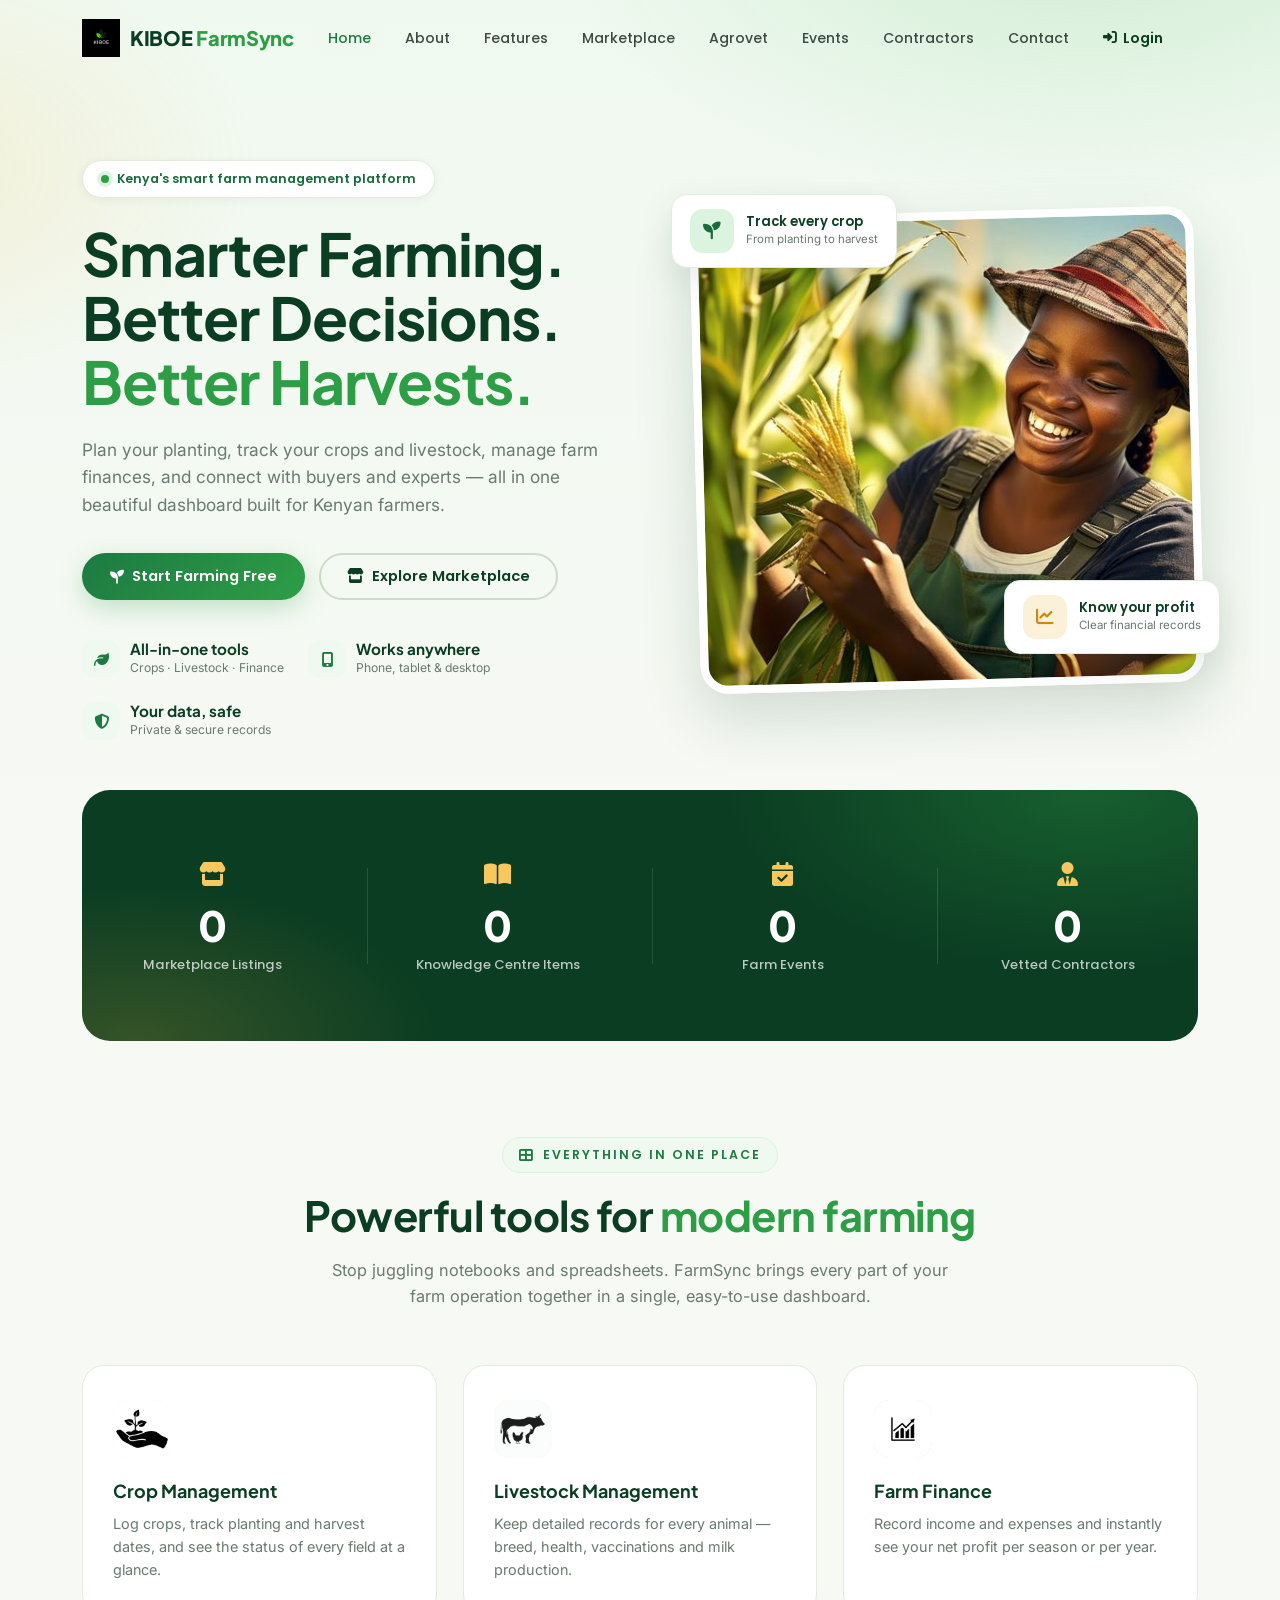
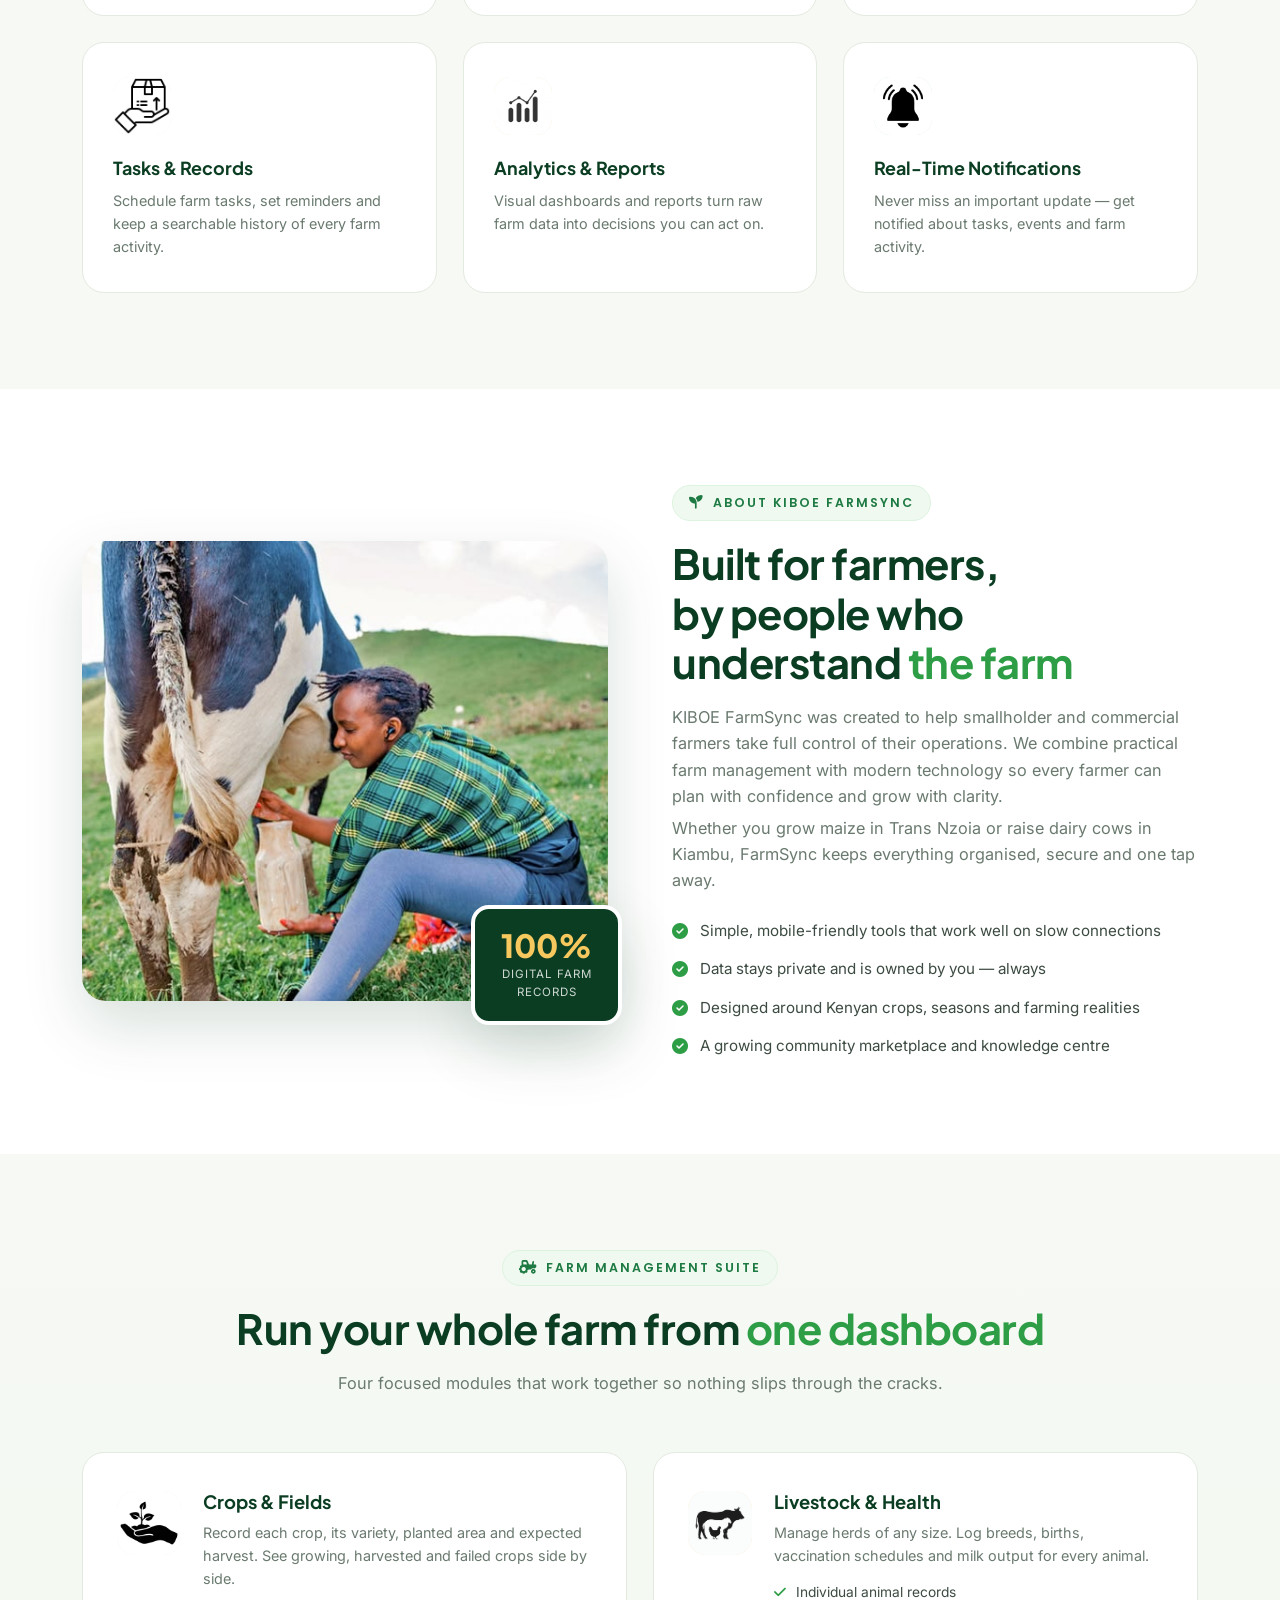
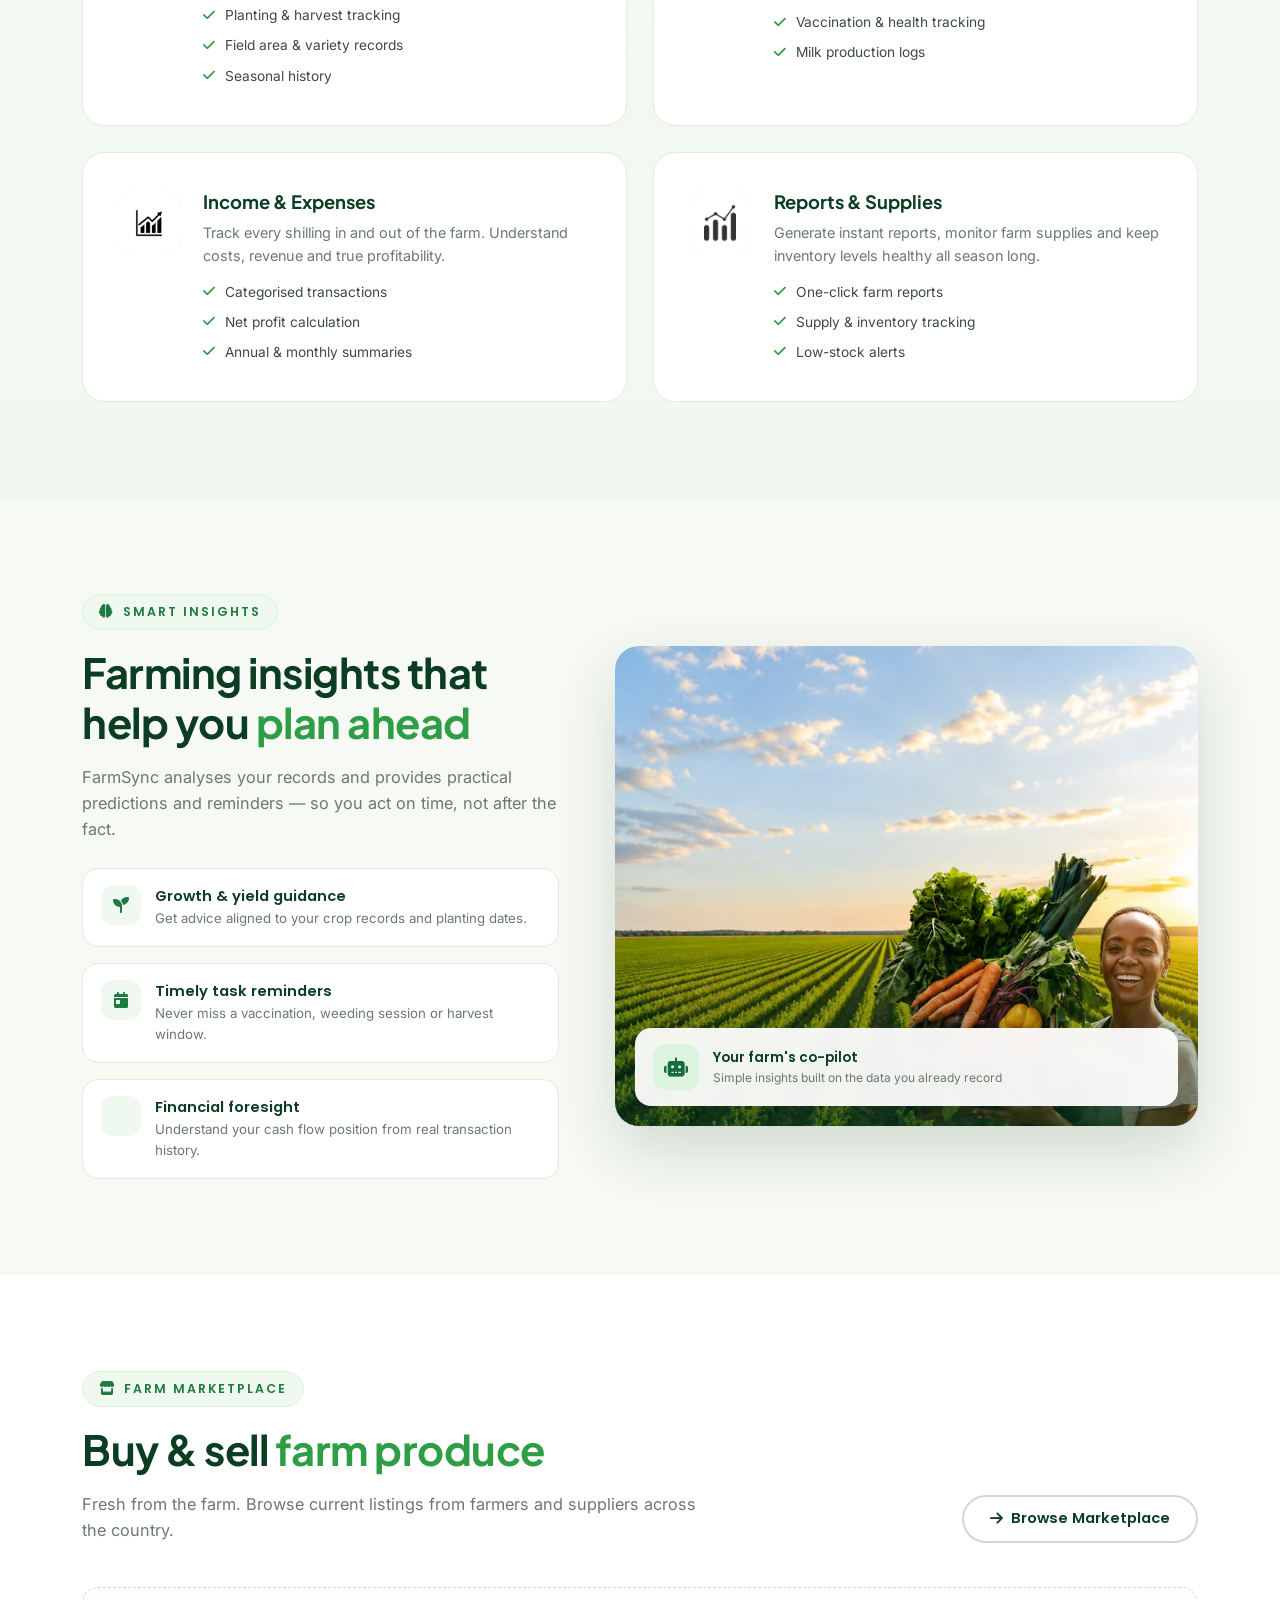
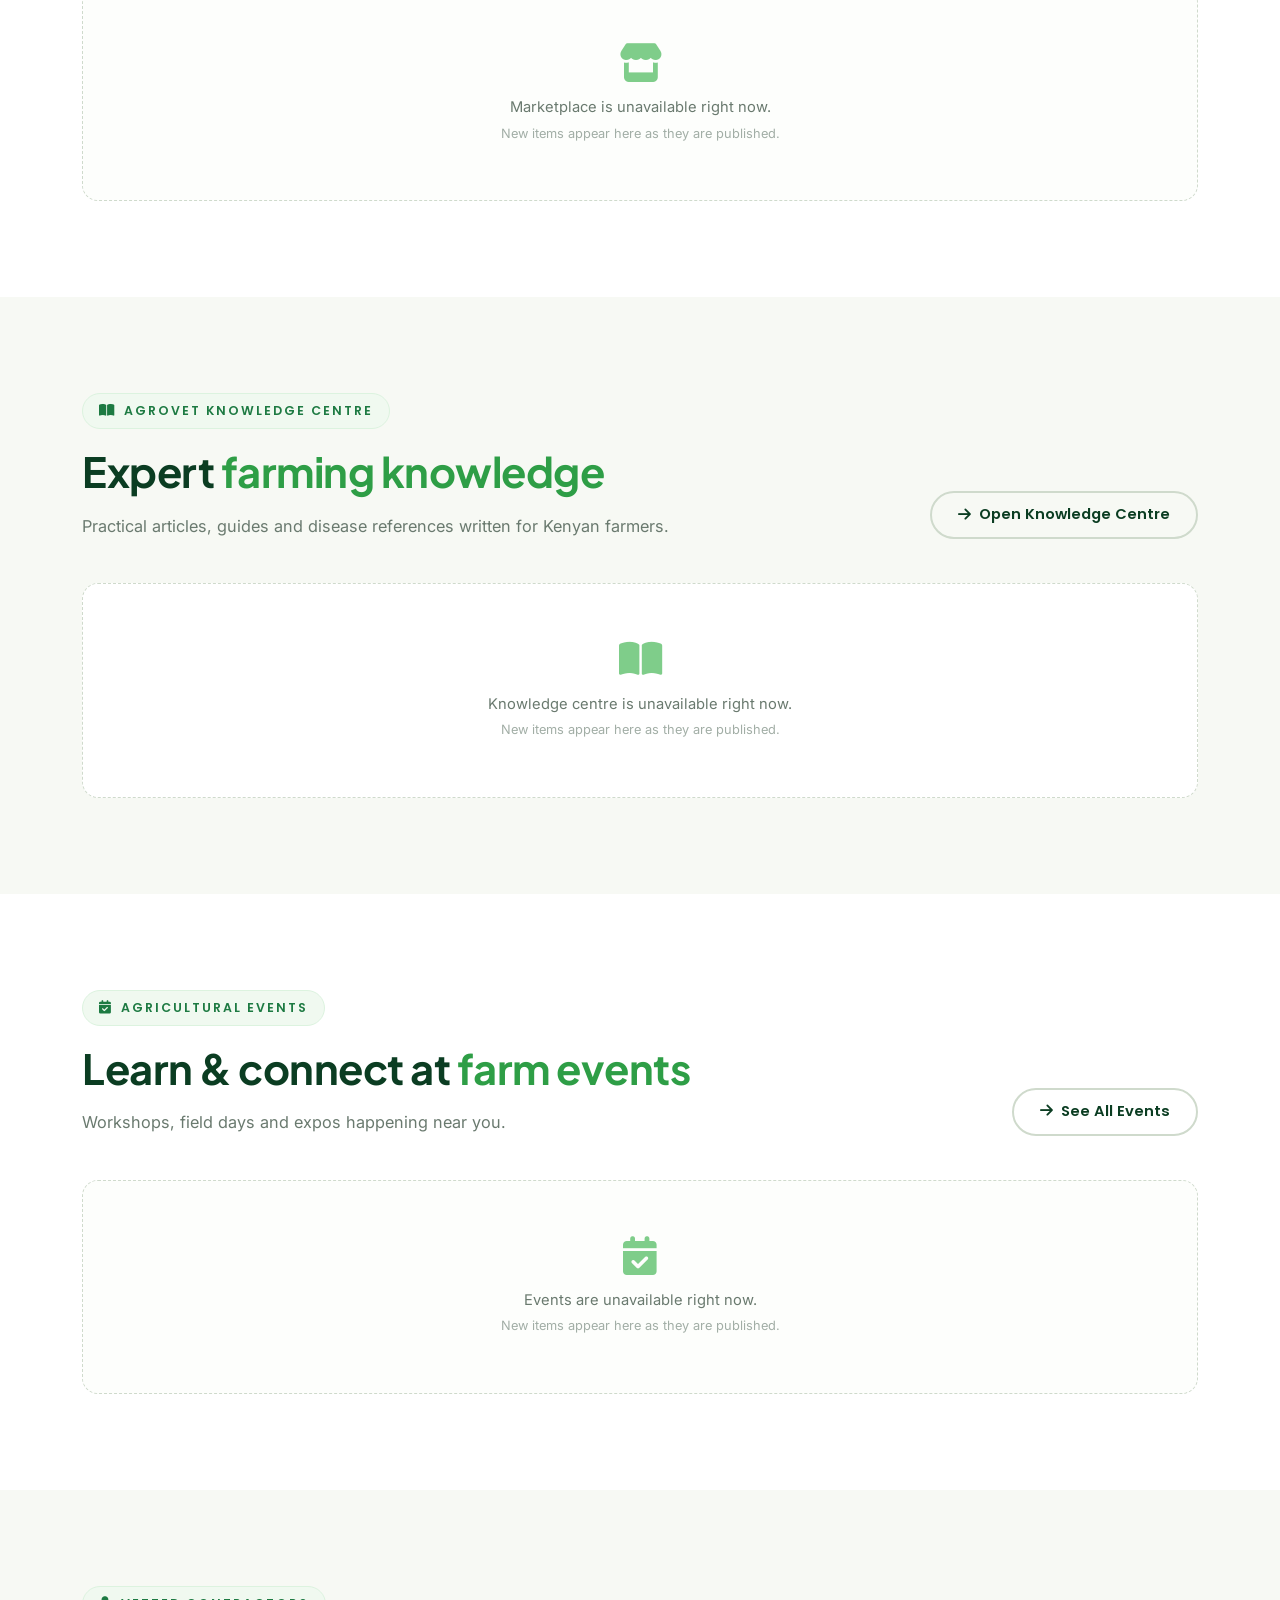
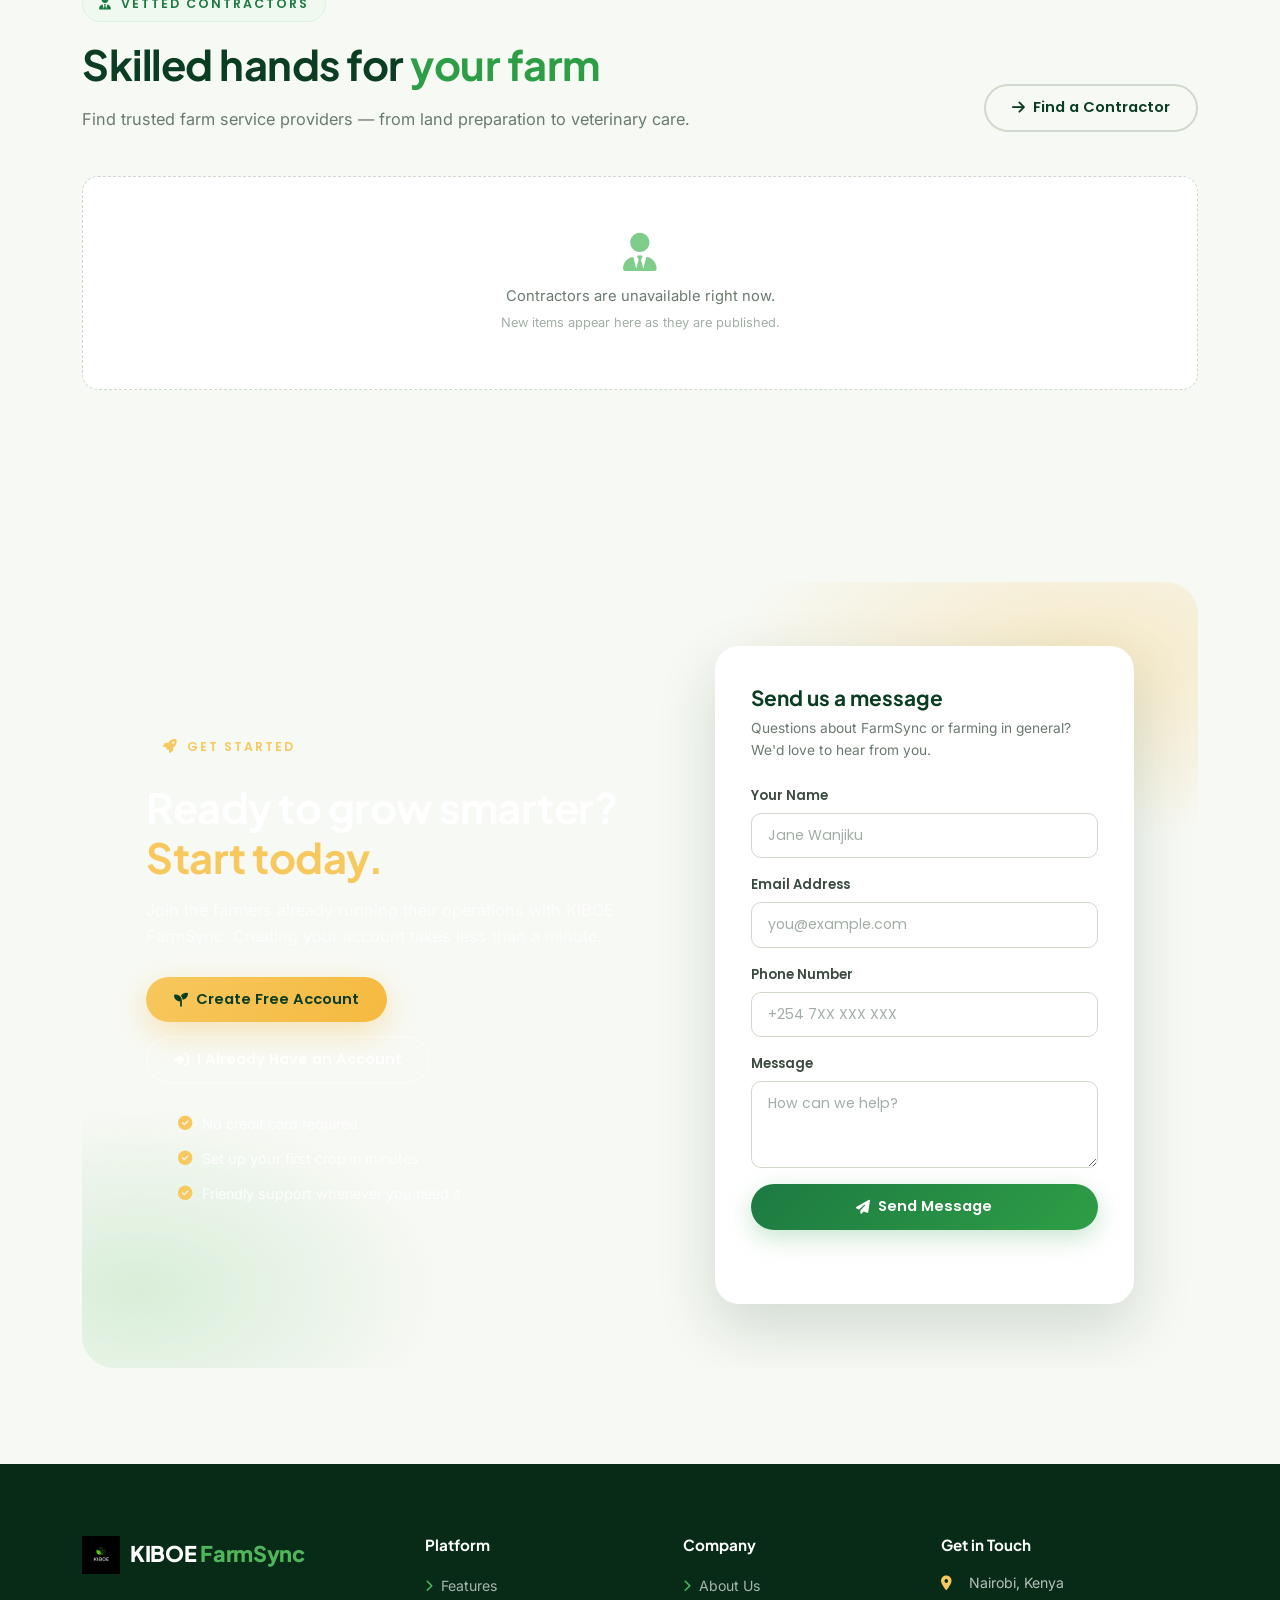
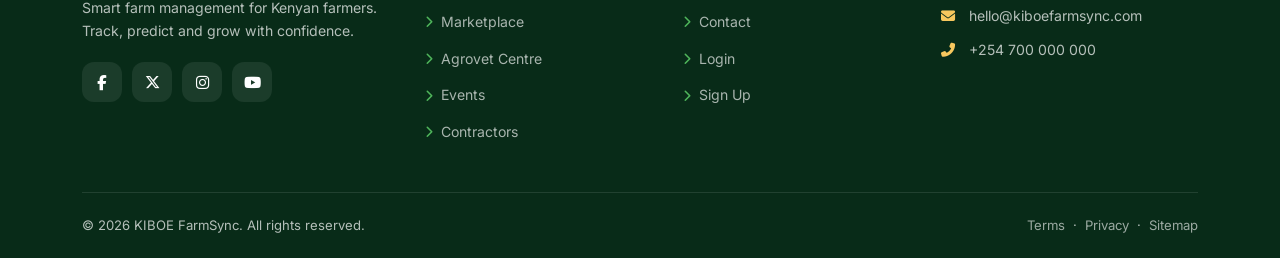
<file: frontend/index.html>
<!DOCTYPE html>
<html lang="en">
<head>
  <meta charset="UTF-8">
  <meta name="viewport" content="width=device-width, initial-scale=1.0">
  <title>KIBOE FarmSync — Smarter Farming. Better Decisions. Better Harvests.</title>
  <meta name="description" content="KIBOE FarmSync is Kenya's smart farm management platform. Manage crops, livestock, finances and operations — plus a marketplace, agrovet knowledge centre, events and vetted contractors.">
  <meta name="keywords" content="farm management, agriculture Kenya, smart farming, crop tracking, livestock, agrovet, farm marketplace, farmSync">
  <script async src="https://www.googletagmanager.com/gtag/js?id=G-C2W5HDQJ5H"></script>
  <script>window.dataLayer=window.dataLayer||[];function gtag(){dataLayer.push(arguments);}gtag('js',new Date());gtag('config','G-C2W5HDQJ5H');</script>
  <link rel="preconnect" href="https://fonts.googleapis.com">
  <link rel="preconnect" href="https://fonts.gstatic.com" crossorigin>
  <link href="https://fonts.googleapis.com/css2?family=Inter:wght@400;500;600;700&family=Plus+Jakarta+Sans:wght@600;700;800&family=Poppins:wght@400;500;600;700&display=swap" rel="stylesheet">
  <link href="https://cdn.jsdelivr.net/npm/bootstrap@5.3.2/dist/css/bootstrap.min.css" rel="stylesheet">
  <link href="https://cdnjs.cloudflare.com/ajax/libs/font-awesome/6.5.1/css/all.min.css" rel="stylesheet">
  <link href="assets/css/style.css" rel="stylesheet">
</head>
<body>

  <!-- ===== NAVBAR ===== -->
  <nav class="site-nav" id="siteNav">
    <div class="container">
      <div class="nav-inner">
        <a href="#home" class="brand">
          <img src="assets/images/logo.png" alt="KIBOE FarmSync">
          <span class="brand-text">KIBOE <span class="text-green">FarmSync</span></span>
        </a>
        <button class="nav-toggle" id="navToggle" aria-label="Toggle navigation"><i class="fas fa-bars"></i></button>
        <ul class="nav-links" id="navLinks">
          <li><a class="nav-link active" href="#home">Home</a></li>
          <li><a class="nav-link" href="#about">About</a></li>
          <li><a class="nav-link" href="#features">Features</a></li>
          <li><a class="nav-link" href="#marketplace">Marketplace</a></li>
          <li><a class="nav-link" href="#agrovet">Agrovet</a></li>
          <li><a class="nav-link" href="#events">Events</a></li>
          <li><a class="nav-link" href="#contractors">Contractors</a></li>
          <li><a class="nav-link" href="#contact">Contact</a></li>
          <li class="nav-actions">
            <a href="login.html" class="nav-link" id="navLogin"><i class="fas fa-sign-in-alt"></i> Login</a>
          </li>
        </ul>
        <div class="nav-menu-backdrop" id="navBackdrop"></div>
      </div>
    </div>
  </nav>

  <!-- ===== HERO ===== -->
  <header class="hero" id="home">
    <div class="container">
      <div class="hero-grid">
        <div class="hero-content">
          <span class="hero-badge"><span class="dot"></span> Kenya's smart farm management platform</span>
          <h1 class="hero-title">Smarter Farming.<br>Better Decisions.<span class="text-green"> Better Harvests.</span></h1>
          <p class="hero-sub">Plan your planting, track your crops and livestock, manage farm finances, and connect with buyers and experts — all in one beautiful dashboard built for Kenyan farmers.</p>
          <div class="hero-cta">
            <a href="register.html" class="btn-glow"><i class="fas fa-seedling"></i> Start Farming Free</a>
            <a href="#marketplace" class="btn-outline"><i class="fas fa-store"></i> Explore Marketplace</a>
          </div>
          <div class="hero-proof">
            <div class="hero-proof-item">
              <i class="fas fa-leaf"></i>
              <div><div class="hp-t">All-in-one tools</div><div class="hp-s">Crops · Livestock · Finance</div></div>
            </div>
            <div class="hero-proof-item">
              <i class="fas fa-mobile-alt"></i>
              <div><div class="hp-t">Works anywhere</div><div class="hp-s">Phone, tablet &amp; desktop</div></div>
            </div>
            <div class="hero-proof-item">
              <i class="fas fa-shield-alt"></i>
              <div><div class="hp-t">Your data, safe</div><div class="hp-s">Private &amp; secure records</div></div>
            </div>
          </div>
        </div>
        <div class="hero-visual">
          <div class="hero-img-wrap">
            <img src="assets/images/Hero%201.1.jpg" alt="Lush green farm under a clear sky" loading="eager">
          </div>
          <div class="hero-float-card fc-1">
            <div class="fc-icon fc-green"><i class="fas fa-seedling"></i></div>
            <div><div class="fc-t">Track every crop</div><div class="fc-s">From planting to harvest</div></div>
          </div>
          <div class="hero-float-card fc-2">
            <div class="fc-icon fc-gold"><i class="fas fa-chart-line"></i></div>
            <div><div class="fc-t">Know your profit</div><div class="fc-s">Clear financial records</div></div>
          </div>
        </div>
      </div>
    </div>
    <div class="scroll-indicator" aria-hidden="true"></div>
  </header>

  <!-- ===== STATS (live database numbers) ===== -->
  <section class="container" style="margin-top: -46px; position: relative; z-index: 5;">
    <div class="stats-band">
      <div class="stats-grid">
        <div class="stat-card reveal">
          <div class="stat-icon"><i class="fas fa-store"></i></div>
          <div class="stat-number" id="statListings">0</div>
          <div class="stat-label">Marketplace Listings</div>
        </div>
        <div class="stat-card reveal reveal-delay-1">
          <div class="stat-icon"><i class="fas fa-book-open"></i></div>
          <div class="stat-number" id="statKnowledge">0</div>
          <div class="stat-label">Knowledge Centre Items</div>
        </div>
        <div class="stat-card reveal reveal-delay-2">
          <div class="stat-icon"><i class="fas fa-calendar-check"></i></div>
          <div class="stat-number" id="statEvents">0</div>
          <div class="stat-label">Farm Events</div>
        </div>
        <div class="stat-card reveal reveal-delay-3">
          <div class="stat-icon"><i class="fas fa-user-tie"></i></div>
          <div class="stat-number" id="statContractors">0</div>
          <div class="stat-label">Vetted Contractors</div>
        </div>
      </div>
    </div>
  </section>

  <!-- ===== FEATURE CARDS ===== -->
  <section class="section-padding" id="features">
    <div class="container">
      <div class="section-head reveal">
        <span class="section-eyebrow"><i class="fas fa-th-large"></i> Everything in one place</span>
        <h2 class="section-title">Powerful tools for <span class="text-green">modern farming</span></h2>
        <p class="section-desc">Stop juggling notebooks and spreadsheets. FarmSync brings every part of your farm operation together in a single, easy-to-use dashboard.</p>
      </div>
      <div class="features-grid">
        <div class="feature-card reveal">
          <div class="f-icon"><img src="assets/icons/crop.jpeg" alt="Crop"></div>
          <h3>Crop Management</h3>
          <p>Log crops, track planting and harvest dates, and see the status of every field at a glance.</p>
        </div>
        <div class="feature-card reveal reveal-delay-1">
          <div class="f-icon"><img src="assets/icons/livestock.jpeg" alt="Livestock"></div>
          <h3>Livestock Management</h3>
          <p>Keep detailed records for every animal — breed, health, vaccinations and milk production.</p>
        </div>
        <div class="feature-card reveal reveal-delay-2">
          <div class="f-icon"><img src="assets/icons/Finance.jpg" alt="Finance"></div>
          <h3>Farm Finance</h3>
          <p>Record income and expenses and instantly see your net profit per season or per year.</p>
        </div>
        <div class="feature-card reveal">
          <div class="f-icon"><img src="assets/icons/Tasks%26records.jpg" alt="Tasks"></div>
          <h3>Tasks &amp; Records</h3>
          <p>Schedule farm tasks, set reminders and keep a searchable history of every farm activity.</p>
        </div>
        <div class="feature-card reveal reveal-delay-1">
          <div class="f-icon"><img src="assets/icons/Analysis%20and%20reports.jpg" alt="Analytics"></div>
          <h3>Analytics &amp; Reports</h3>
          <p>Visual dashboards and reports turn raw farm data into decisions you can act on.</p>
        </div>
        <div class="feature-card reveal reveal-delay-2">
          <div class="f-icon"><img src="assets/icons/Notification.jpg" alt="Notifications"></div>
          <h3>Real-Time Notifications</h3>
          <p>Never miss an important update — get notified about tasks, events and farm activity.</p>
        </div>
      </div>
    </div>
  </section>

  <!-- ===== ABOUT ===== -->
  <section class="about section-padding" id="about">
    <div class="container">
      <div class="about-grid">
        <div class="about-visual reveal">
          <div class="about-img-main">
            <img src="assets/images/Hero%201.2.jpg" alt="Farmer reviewing crops in the field" loading="lazy">
          </div>
          <div class="about-exp">
            <div class="ae-n">100%</div>
            <div class="ae-l">Digital farm<br>records</div>
          </div>
        </div>
        <div class="about-content reveal">
          <span class="section-eyebrow"><i class="fas fa-seedling"></i> About KIBOE FarmSync</span>
          <h2 class="section-title">Built for farmers,<br>by people who understand <span class="text-green">the farm</span></h2>
          <p class="section-desc" style="margin-bottom: 6px;">KIBOE FarmSync was created to help smallholder and commercial farmers take full control of their operations. We combine practical farm management with modern technology so every farmer can plan with confidence and grow with clarity.</p>
          <p class="section-desc">Whether you grow maize in Trans Nzoia or raise dairy cows in Kiambu, FarmSync keeps everything organised, secure and one tap away.</p>
          <ul class="about-list">
            <li><i class="fas fa-check-circle"></i> Simple, mobile-friendly tools that work well on slow connections</li>
            <li><i class="fas fa-check-circle"></i> Data stays private and is owned by you — always</li>
            <li><i class="fas fa-check-circle"></i> Designed around Kenyan crops, seasons and farming realities</li>
            <li><i class="fas fa-check-circle"></i> A growing community marketplace and knowledge centre</li>
          </ul>
        </div>
      </div>
    </div>
  </section>

  <!-- ===== FARM MANAGEMENT FEATURES ===== -->
  <section class="fm-section section-padding">
    <div class="container">
      <div class="section-head reveal">
        <span class="section-eyebrow"><i class="fas fa-tractor"></i> Farm management suite</span>
        <h2 class="section-title">Run your whole farm from <span class="text-green">one dashboard</span></h2>
        <p class="section-desc">Four focused modules that work together so nothing slips through the cracks.</p>
      </div>
      <div class="fm-grid">
        <div class="fm-block reveal">
          <div class="fm-icon"><img src="assets/icons/crop.jpeg" alt="Crops"></div>
          <div>
            <h3>Crops &amp; Fields</h3>
            <p>Record each crop, its variety, planted area and expected harvest. See growing, harvested and failed crops side by side.</p>
            <ul class="fm-points">
              <li><i class="fas fa-check"></i> Planting &amp; harvest tracking</li>
              <li><i class="fas fa-check"></i> Field area &amp; variety records</li>
              <li><i class="fas fa-check"></i> Seasonal history</li>
            </ul>
          </div>
        </div>
        <div class="fm-block reveal reveal-delay-1">
          <div class="fm-icon"><img src="assets/icons/livestock.jpeg" alt="Livestock"></div>
          <div>
            <h3>Livestock &amp; Health</h3>
            <p>Manage herds of any size. Log breeds, births, vaccination schedules and milk output for every animal.</p>
            <ul class="fm-points">
              <li><i class="fas fa-check"></i> Individual animal records</li>
              <li><i class="fas fa-check"></i> Vaccination &amp; health tracking</li>
              <li><i class="fas fa-check"></i> Milk production logs</li>
            </ul>
          </div>
        </div>
        <div class="fm-block reveal">
          <div class="fm-icon"><img src="assets/icons/Finance.jpg" alt="Finance"></div>
          <div>
            <h3>Income &amp; Expenses</h3>
            <p>Track every shilling in and out of the farm. Understand costs, revenue and true profitability.</p>
            <ul class="fm-points">
              <li><i class="fas fa-check"></i> Categorised transactions</li>
              <li><i class="fas fa-check"></i> Net profit calculation</li>
              <li><i class="fas fa-check"></i> Annual &amp; monthly summaries</li>
            </ul>
          </div>
        </div>
        <div class="fm-block reveal reveal-delay-1">
          <div class="fm-icon"><img src="assets/icons/Analysis%20and%20reports.jpg" alt="Reports"></div>
          <div>
            <h3>Reports &amp; Supplies</h3>
            <p>Generate instant reports, monitor farm supplies and keep inventory levels healthy all season long.</p>
            <ul class="fm-points">
              <li><i class="fas fa-check"></i> One-click farm reports</li>
              <li><i class="fas fa-check"></i> Supply &amp; inventory tracking</li>
              <li><i class="fas fa-check"></i> Low-stock alerts</li>
            </ul>
          </div>
        </div>
      </div>
    </div>
  </section>

  <!-- ===== SMART & AI (Predictions) ===== -->
  <section class="section-padding" id="smart">
    <div class="container">
      <div class="ai-grid">
        <div class="ai-content reveal">
          <span class="section-eyebrow"><i class="fas fa-brain"></i> Smart insights</span>
          <h2 class="section-title">Farming insights that help you <span class="text-green">plan ahead</span></h2>
          <p class="section-desc">FarmSync analyses your records and provides practical predictions and reminders — so you act on time, not after the fact.</p>
          <ul class="ai-points">
            <li>
              <div class="ap-icon"><i class="fas fa-seedling"></i></div>
              <div>
                <div class="ap-t">Growth &amp; yield guidance</div>
                <div class="ap-s">Get advice aligned to your crop records and planting dates.</div>
              </div>
            </li>
            <li>
              <div class="ap-icon"><i class="fas fa-calendar-day"></i></div>
              <div>
                <div class="ap-t">Timely task reminders</div>
                <div class="ap-s">Never miss a vaccination, weeding session or harvest window.</div>
              </div>
            </li>
            <li>
              <div class="ap-icon"><i class="fas fa-trend-up"></i></div>
              <div>
                <div class="ap-t">Financial foresight</div>
                <div class="ap-s">Understand your cash flow position from real transaction history.</div>
              </div>
            </li>
          </ul>
        </div>
        <div class="ai-visual reveal">
          <img src="assets/images/Hero%201.3.jpg" alt="Technology meets farming in the field" loading="lazy">
          <div class="ai-tag">
            <div class="at-icon"><i class="fas fa-robot"></i></div>
            <div>
              <div class="at-t">Your farm's co-pilot</div>
              <div class="at-s">Simple insights built on the data you already record</div>
            </div>
          </div>
        </div>
      </div>
    </div>
  </section>

  <!-- ===== MARKETPLACE PREVIEW ===== -->
  <section class="preview-section section-padding" id="marketplace">
    <div class="container">
      <div class="section-head-row">
        <div class="section-head reveal">
          <span class="section-eyebrow"><i class="fas fa-store"></i> Farm marketplace</span>
          <h2 class="section-title">Buy &amp; sell <span class="text-green">farm produce</span></h2>
          <p class="section-desc">Fresh from the farm. Browse current listings from farmers and suppliers across the country.</p>
        </div>
        <a href="login.html" class="btn-outline reveal reveal-delay-1" data-browse="marketplace"><i class="fas fa-arrow-right"></i> Browse Marketplace</a>
      </div>
      <div class="preview-grid" id="mpPreview">
        <div class="skeleton skel-card"></div>
        <div class="skeleton skel-card"></div>
        <div class="skeleton skel-card"></div>
      </div>
    </div>
  </section>

  <!-- ===== AGROVET PREVIEW ===== -->
  <section class="preview-section section-padding" id="agrovet">
    <div class="container">
      <div class="section-head-row">
        <div class="section-head reveal">
          <span class="section-eyebrow"><i class="fas fa-book-open"></i> Agrovet knowledge centre</span>
          <h2 class="section-title">Expert <span class="text-green">farming knowledge</span></h2>
          <p class="section-desc">Practical articles, guides and disease references written for Kenyan farmers.</p>
        </div>
        <a href="login.html" class="btn-outline reveal reveal-delay-1" data-browse="agrovet"><i class="fas fa-arrow-right"></i> Open Knowledge Centre</a>
      </div>
      <div class="preview-grid cols-3" id="agvPreview">
        <div class="skeleton skel-card"></div>
        <div class="skeleton skel-card"></div>
        <div class="skeleton skel-card"></div>
      </div>
    </div>
  </section>

  <!-- ===== EVENTS PREVIEW ===== -->
  <section class="preview-section section-padding" id="events">
    <div class="container">
      <div class="section-head-row">
        <div class="section-head reveal">
          <span class="section-eyebrow"><i class="fas fa-calendar-check"></i> Agricultural events</span>
          <h2 class="section-title">Learn &amp; connect at <span class="text-green">farm events</span></h2>
          <p class="section-desc">Workshops, field days and expos happening near you.</p>
        </div>
        <a href="login.html" class="btn-outline reveal reveal-delay-1" data-browse="events"><i class="fas fa-arrow-right"></i> See All Events</a>
      </div>
      <div class="preview-grid cols-3" id="evPreview">
        <div class="skeleton skel-card"></div>
        <div class="skeleton skel-card"></div>
        <div class="skeleton skel-card"></div>
      </div>
    </div>
  </section>

  <!-- ===== CONTRACTORS PREVIEW ===== -->
  <section class="preview-section section-padding" id="contractors">
    <div class="container">
      <div class="section-head-row">
        <div class="section-head reveal">
          <span class="section-eyebrow"><i class="fas fa-user-tie"></i> Vetted contractors</span>
          <h2 class="section-title">Skilled hands for <span class="text-green">your farm</span></h2>
          <p class="section-desc">Find trusted farm service providers — from land preparation to veterinary care.</p>
        </div>
        <a href="login.html" class="btn-outline reveal reveal-delay-1" data-browse="contractors"><i class="fas fa-arrow-right"></i> Find a Contractor</a>
      </div>
      <div class="preview-grid" id="ctPreview">
        <div class="skeleton skel-card"></div>
        <div class="skeleton skel-card"></div>
        <div class="skeleton skel-card"></div>
      </div>
    </div>
  </section>

  <!-- ===== CTA / CONTACT ===== -->
  <section class="cta-section" id="contact">
    <div class="container">
      <div class="cta-band">
        <div class="cta-grid">
          <div class="reveal">
            <span class="section-eyebrow" style="background:rgba(255,255,255,0.1);border-color:rgba(255,255,255,0.2);color:var(--gold-400);"><i class="fas fa-rocket"></i> Get started</span>
            <h2 class="cta-heading">Ready to grow smarter? <span class="text-gold">Start today.</span></h2>
            <p class="cta-desc">Join the farmers already running their operations with KIBOE FarmSync. Creating your account takes less than a minute.</p>
            <div class="cta-buttons">
              <a href="register.html" class="btn-glow"><i class="fas fa-seedling"></i> Create Free Account</a>
              <a href="login.html" class="btn-outline"><i class="fas fa-sign-in-alt"></i> I Already Have an Account</a>
            </div>
            <ul class="cta-points">
              <li><i class="fas fa-check-circle"></i> No credit card required</li>
              <li><i class="fas fa-check-circle"></i> Set up your first crop in minutes</li>
              <li><i class="fas fa-check-circle"></i> Friendly support whenever you need it</li>
            </ul>
          </div>
          <div class="contact-card reveal reveal-delay-1">
            <h3>Send us a message</h3>
            <p class="cc-sub">Questions about FarmSync or farming in general? We'd love to hear from you.</p>
            <form id="contactForm">
              <div class="form-group">
                <label for="cfName">Your Name</label>
                <input type="text" id="cfName" class="form-control" placeholder="Jane Wanjiku" required>
              </div>
              <div class="form-group">
                <label for="cfEmail">Email Address</label>
                <input type="email" id="cfEmail" class="form-control" placeholder="you@example.com" required>
              </div>
              <div class="form-group">
                <label for="cfPhone">Phone Number</label>
                <input type="tel" id="cfPhone" class="form-control" placeholder="+254 7XX XXX XXX">
              </div>
              <div class="form-group">
                <label for="cfMessage">Message</label>
                <textarea id="cfMessage" class="form-control" rows="3" placeholder="How can we help?" required></textarea>
              </div>
              <button type="submit" class="btn-glow" id="contactBtn"><i class="fas fa-paper-plane"></i> Send Message</button>
              <div class="contact-status" id="contactStatus"></div>
            </form>
          </div>
        </div>
      </div>
    </div>
  </section>

  <!-- ===== FOOTER ===== -->
  <footer class="footer">
    <div class="container">
      <div class="footer-grid">
        <div class="footer-brand">
          <a href="#home" class="brand" style="display:inline-flex;align-items:center;gap:10px;">
            <img src="assets/images/logo.png" alt="KIBOE FarmSync" style="height:38px;">
            <span class="brand-text">KIBOE <span class="text-green">FarmSync</span></span>
          </a>
          <p>Smart farm management for Kenyan farmers. Track, predict and grow with confidence.</p>
          <div class="social-row">
            <a href="#" class="social-btn" aria-label="Facebook" onclick="return false;"><i class="fab fa-facebook-f"></i></a>
            <a href="#" class="social-btn" aria-label="X" onclick="return false;"><i class="fab fa-x-twitter"></i></a>
            <a href="#" class="social-btn" aria-label="Instagram" onclick="return false;"><i class="fab fa-instagram"></i></a>
            <a href="#" class="social-btn" aria-label="YouTube" onclick="return false;"><i class="fab fa-youtube"></i></a>
          </div>
        </div>
        <div class="footer-col">
          <h4>Platform</h4>
          <ul>
            <li><a href="#features"><i class="fas fa-chevron-right"></i> Features</a></li>
            <li><a href="#marketplace"><i class="fas fa-chevron-right"></i> Marketplace</a></li>
            <li><a href="#agrovet"><i class="fas fa-chevron-right"></i> Agrovet Centre</a></li>
            <li><a href="#events"><i class="fas fa-chevron-right"></i> Events</a></li>
            <li><a href="#contractors"><i class="fas fa-chevron-right"></i> Contractors</a></li>
          </ul>
        </div>
        <div class="footer-col">
          <h4>Company</h4>
          <ul>
            <li><a href="#about"><i class="fas fa-chevron-right"></i> About Us</a></li>
            <li><a href="#contact"><i class="fas fa-chevron-right"></i> Contact</a></li>
            <li><a href="login.html"><i class="fas fa-chevron-right"></i> Login</a></li>
            <li><a href="register.html"><i class="fas fa-chevron-right"></i> Sign Up</a></li>
          </ul>
        </div>
        <div class="footer-col">
          <h4>Get in Touch</h4>
          <ul class="footer-contact">
            <li><i class="fas fa-map-marker-alt"></i> Nairobi, Kenya</li>
            <li><i class="fas fa-envelope"></i> hello@kiboefarmsync.com</li>
            <li><i class="fas fa-phone-alt"></i> +254 700 000 000</li>
          </ul>
        </div>
      </div>
      <div class="footer-bottom">
        <span>&copy; <span id="year">2026</span> KIBOE FarmSync. All rights reserved.</span>
        <span><a href="terms.html">Terms</a> &nbsp;·&nbsp; <a href="privacy.html">Privacy</a> &nbsp;·&nbsp; <a href="sitemap.xml">Sitemap</a></span>
      </div>
    </div>
  </footer>

  <script src="assets/js/api.js"></script>
  <script src="assets/js/homepage.js"></script>
</body>
</html>
</file>
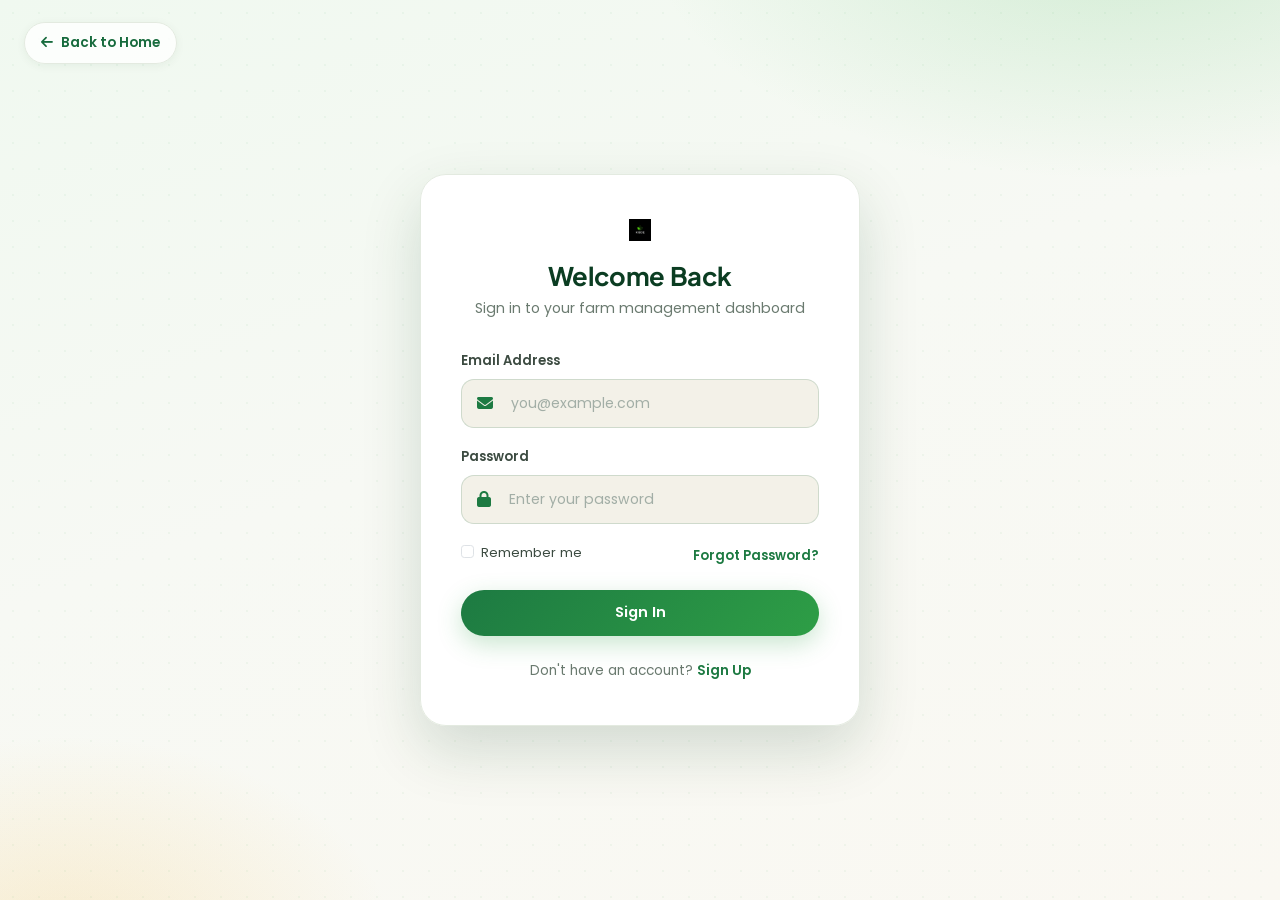
<file: frontend/login.html>
<!DOCTYPE html>
<html lang="en">
<head>
  <meta charset="UTF-8">
  <meta name="viewport" content="width=device-width, initial-scale=1.0">
  <title>KIBOE FarmSync - Login</title>
  <script async src="https://www.googletagmanager.com/gtag/js?id=G-C2W5HDQJ5H"></script>
  <script>window.dataLayer=window.dataLayer||[];function gtag(){dataLayer.push(arguments);}gtag('js',new Date());gtag('config','G-C2W5HDQJ5H');</script>
  <link href="https://cdn.jsdelivr.net/npm/bootstrap@5.3.2/dist/css/bootstrap.min.css" rel="stylesheet">
  <link href="https://cdnjs.cloudflare.com/ajax/libs/font-awesome/6.5.1/css/all.min.css" rel="stylesheet">
  <link href="https://fonts.googleapis.com/css2?family=Inter:wght@400;500;600;700&family=Plus+Jakarta+Sans:wght@600;700;800&family=Poppins:wght@400;500;600;700&display=swap" rel="stylesheet">
  <link href="assets/css/style.css" rel="stylesheet">
  <link href="assets/css/auth.css" rel="stylesheet">
</head>
<body class="auth-page">
  <div class="auth-wrapper">
    <a href="index.html" class="auth-back-link"><i class="fas fa-arrow-left"></i> Back to Home</a>
    <div class="auth-card">
      <div class="auth-header">
        <a href="index.html" class="auth-logo">
          <img src="assets/images/logo.png" alt="KIBOE FarmSync" height="42">
        </a>
        <h2>Welcome Back</h2>
        <p>Sign in to your farm management dashboard</p>
      </div>
      <form class="auth-form" id="loginForm">
        <div class="form-group">
          <label>Email Address</label>
          <div class="input-group">
            <span class="input-group-text"><i class="fas fa-envelope"></i></span>
            <input type="email" class="form-control" placeholder="you@example.com" required>
          </div>
        </div>
        <div class="form-group">
          <label>Password</label>
          <div class="input-group">
            <span class="input-group-text"><i class="fas fa-lock"></i></span>
            <input type="password" class="form-control" placeholder="Enter your password" required>
          </div>
        </div>
        <div class="form-options">
          <div class="form-check">
            <input class="form-check-input" type="checkbox" id="rememberMe">
            <label class="form-check-label" for="rememberMe">Remember me</label>
          </div>
          <a href="#" class="forgot-link" onclick="event.preventDefault();showForgotPassword()">Forgot Password?</a>
        </div>
        <button type="submit" class="btn-glow auth-btn w-100"><span>Sign In</span></button>
        <div id="loginError" style="font-size:0.85rem;margin-top:14px;text-align:center;display:none;padding:10px;border-radius:8px;background:#FDECEC;color:#E0454F;"></div>
      </form>
      <p class="auth-footer-text">Don't have an account? <a href="register.html">Sign Up</a></p>
    </div>
  </div>
  <script src="https://cdn.jsdelivr.net/npm/bootstrap@5.3.2/dist/js/bootstrap.bundle.min.js"></script>

  <!-- Forgot Password Modal -->
  <div class="modal auth-modal" id="forgotModal">
    <div class="auth-modal-box">
      <div class="auth-modal-head">
        <h3>Reset Password</h3>
        <span class="auth-modal-close" onclick="document.getElementById('forgotModal').style.display='none'">&times;</span>
      </div>
      <div id="forgotStep1">
        <p class="auth-modal-sub">Enter your email and we'll send you a reset link.</p>
        <div class="form-group">
          <input type="email" id="forgotEmail" class="form-control" placeholder="your@email.com">
        </div>
        <button class="btn-glow auth-btn w-100" onclick="sendResetLink()"><span>Send Reset Link</span></button>
      </div>
      <div id="forgotStep2" style="display:none;">
        <p class="auth-modal-sub">Enter your new password.</p>
        <div class="form-group">
          <input type="password" id="resetNewPw" class="form-control" placeholder="New Password (min 6 chars)">
        </div>
        <button class="btn-glow auth-btn w-100" onclick="resetPassword()"><span>Reset Password</span></button>
      </div>
      <div id="forgotStatus" style="font-size:0.82rem;margin-top:12px;text-align:center;display:none;"></div>
    </div>
  </div>

  <script>
    const API_URL = 'http://localhost:5000';
    const API = {
      getToken() { return localStorage.getItem('kiboe_token'); },
      isAuthenticated() { return !!this.getToken(); },
      async request(method, path, body) {
        const h = { 'Content-Type': 'application/json' };
        const t = this.getToken();
        if (t) h['Authorization'] = 'Bearer ' + t;
        const o = { method, headers: h };
        if (body) o.body = JSON.stringify(body);
        const r = await fetch(API_URL + path, o);
        const d = await r.json();
        if (!r.ok) throw new Error(d.message);
        return d;
      },
      register(u) { return this.request('POST', '/api/auth/register', u); },
      login(c) { return this.request('POST', '/api/auth/login', c); },
      forgotPassword(e) { return this.request('POST', '/api/auth/forgot', { email: e }); },
      resetPassword(t, p) { return this.request('POST', '/api/auth/reset', { token: t, new_password: p }); },
      getProfile() { return this.request('GET', '/api/auth/profile'); },
    };

    let resetTokenFromServer = null;

    function showForgotPassword() {
      document.getElementById('forgotModal').style.display = 'flex';
      document.getElementById('forgotStep1').style.display = 'block';
      document.getElementById('forgotStep2').style.display = 'none';
      document.getElementById('forgotStatus').style.display = 'none';
      document.getElementById('forgotEmail').value = '';
      document.getElementById('resetNewPw').value = '';
    }

    async function sendResetLink() {
      const email = document.getElementById('forgotEmail').value;
      const btn = document.querySelector('#forgotStep1 .btn-glow');
      if (!email) { showForgotStatus('Please enter your email', 'error'); return; }
      btn.innerHTML = '<i class="fas fa-spinner fa-spin"></i> <span>Sending...</span>';
      showForgotStatus('', '');
      try {
        const res = await API.forgotPassword(email);
        if (res.data && res.data.token) {
          resetTokenFromServer = res.data.token;
          document.getElementById('forgotStep1').style.display = 'none';
          document.getElementById('forgotStep2').style.display = 'block';
          showForgotStatus('Development mode: token ready. Set your new password below.', 'success');
        } else {
          document.getElementById('forgotStep1').style.display = 'none';
          document.getElementById('forgotStep2').style.display = 'block';
          showForgotStatus('Check your email (' + escHtml(email) + ') for the reset link.', 'success');
        }
      } catch (err) { showForgotStatus(err.message, 'error'); }
      btn.innerHTML = '<span>Send Reset Link</span>';
    }

    async function resetPassword() {
      const pw = document.getElementById('resetNewPw').value;
      if (!pw || pw.length < 6) { showForgotStatus('Password must be at least 6 characters', 'error'); return; }
      if (!resetTokenFromServer) { showForgotStatus('No reset token available. Please check your email for the reset link.', 'error'); return; }
      const btn = document.querySelector('#forgotStep2 .btn-glow');
      btn.innerHTML = '<i class="fas fa-spinner fa-spin"></i> <span>Resetting...</span>';
      showForgotStatus('', '');
      try {
        await API.resetPassword(resetTokenFromServer, pw);
        showForgotStatus('Password reset successful! You can now login.', 'success');
        setTimeout(() => { document.getElementById('forgotModal').style.display = 'none'; }, 2000);
      } catch (err) { showForgotStatus(err.message, 'error'); }
      btn.innerHTML = '<span>Reset Password</span>';
    }

    function escHtml(s) { const d = document.createElement('div'); d.textContent = s; return d.innerHTML; }

    function showForgotStatus(msg, type) {
      const el = document.getElementById('forgotStatus');
      el.style.display = 'block';
      el.textContent = msg;
      el.style.color = type === 'error' ? '#E0454F' : type === 'success' ? '#1D7A42' : 'var(--muted)';
    }

    if (API.isAuthenticated()) { window.location.href = 'dashboard.html'; }

    document.getElementById('loginForm').addEventListener('submit', async function(e) {
      e.preventDefault();
      const email = this.querySelector('input[type="email"]').value;
      const password = this.querySelector('input[type="password"]').value;
      const btn = this.querySelector('button[type="submit"]');
      const errEl = document.getElementById('loginError');
      errEl.style.display = 'none';
      btn.innerHTML = '<i class="fas fa-spinner fa-spin"></i> <span>Signing in...</span>';
      try {
        const res = await API.login({ email, password });
        localStorage.setItem('kiboe_token', res.data.token);
        window.location.href = 'dashboard.html';
      } catch (err) {
        btn.innerHTML = '<span>Sign In</span>';
        errEl.textContent = err.message || 'Login failed';
        errEl.style.display = 'block';
      }
    });
  </script>
</body>
</html>
</file>
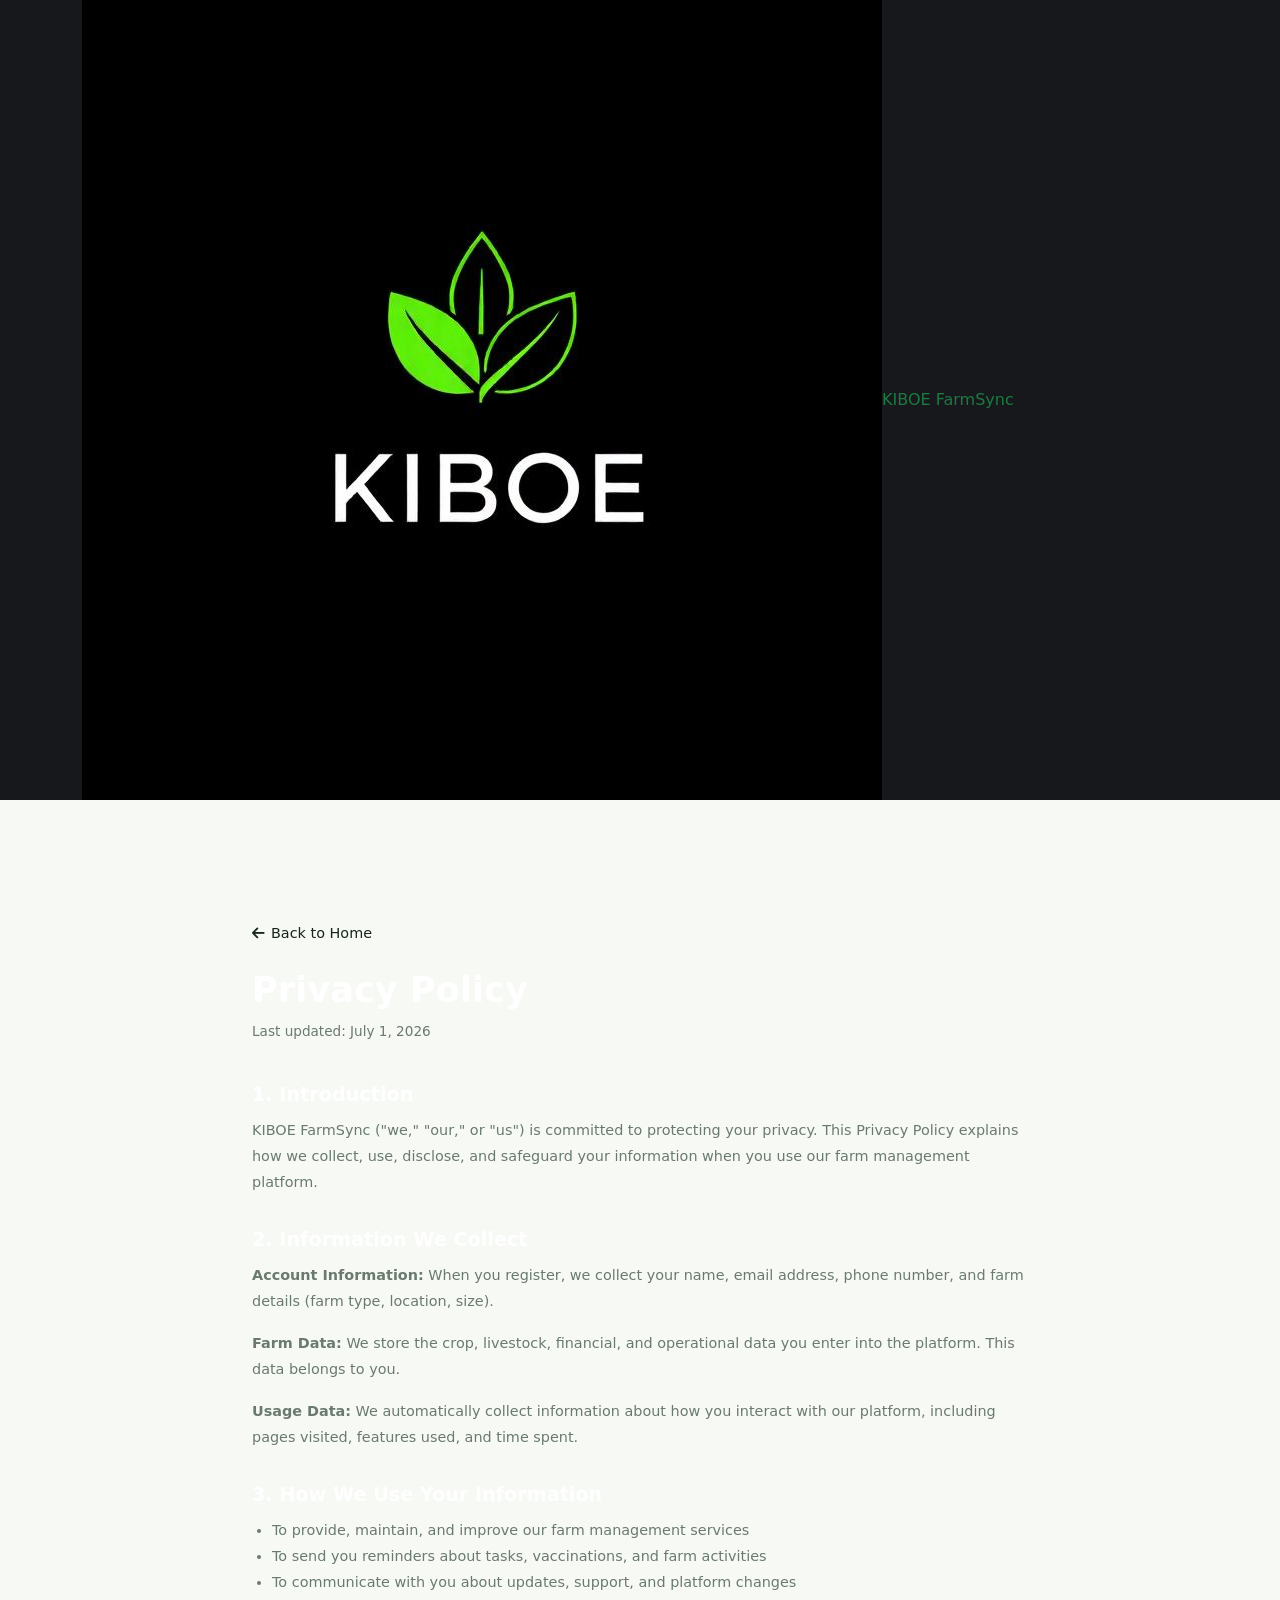
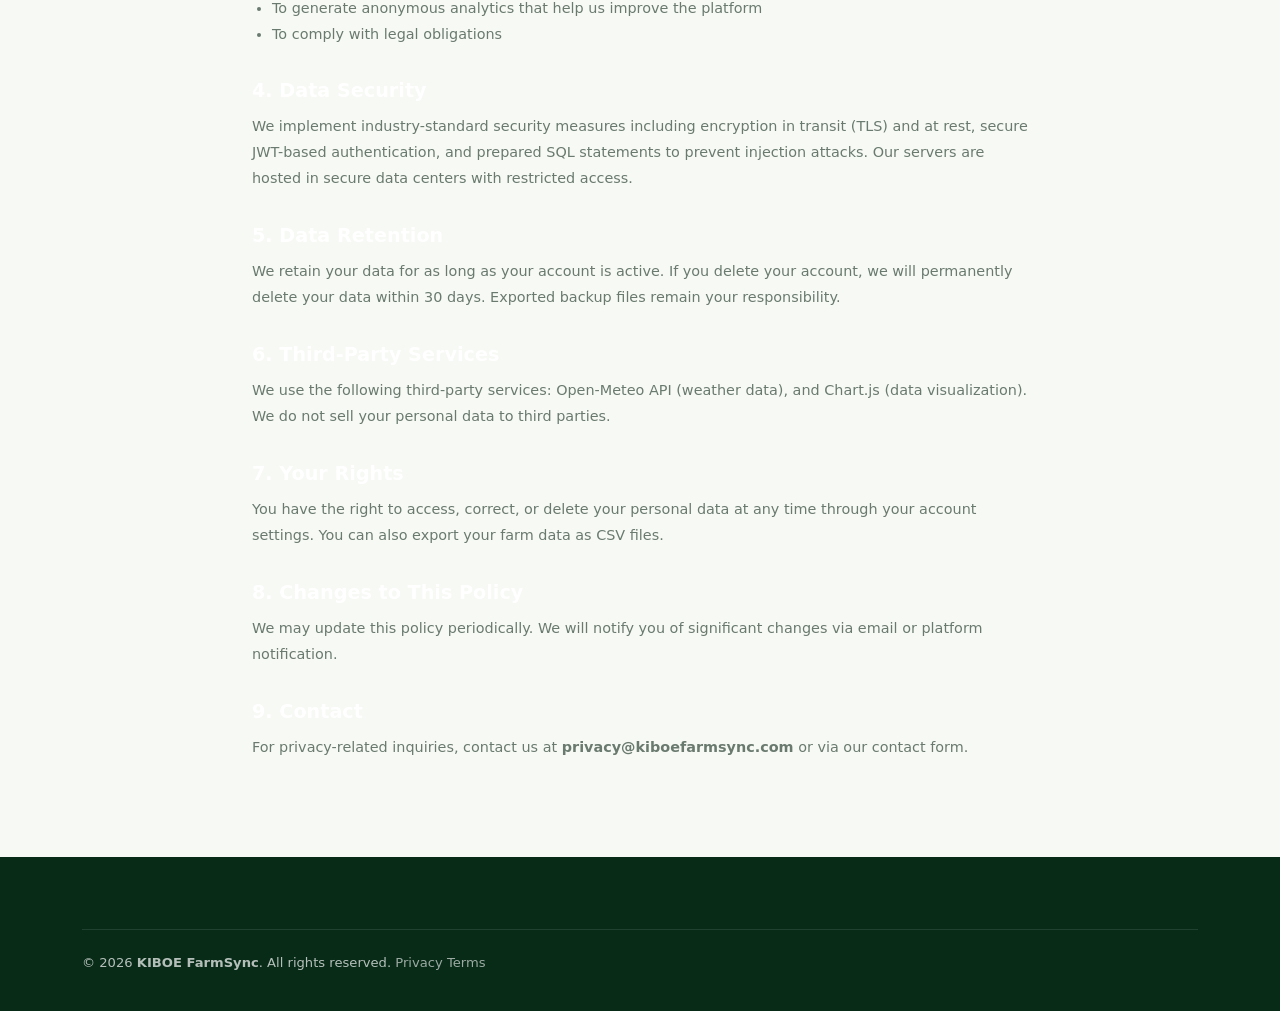
<file: frontend/privacy.html>
<!DOCTYPE html>
<html lang="en">
<head>
  <meta charset="UTF-8">
  <meta name="viewport" content="width=device-width, initial-scale=1.0">
  <title>Privacy Policy — KIBOE FarmSync</title>
  <meta name="description" content="KIBOE FarmSync privacy policy. Learn how we collect, use, and protect your farm data.">
  <script async src="https://www.googletagmanager.com/gtag/js?id=G-C2W5HDQJ5H"></script>
  <script>window.dataLayer=window.dataLayer||[];function gtag(){dataLayer.push(arguments);}gtag('js',new Date());gtag('config','G-C2W5HDQJ5H');</script>
  <link href="https://cdn.jsdelivr.net/npm/bootstrap@5.3.2/dist/css/bootstrap.min.css" rel="stylesheet">
  <link href="https://cdnjs.cloudflare.com/ajax/libs/font-awesome/6.5.1/css/all.min.css" rel="stylesheet">
  <link href="https://fonts.googleapis.com/css2?family=Poppins:wght@300;400;500;600;700;800;900&display=swap" rel="stylesheet">
  <link href="assets/css/style.css" rel="stylesheet">
  <style>
    .legal-page { padding-top: 120px; padding-bottom: 80px; max-width: 800px; margin: 0 auto; }
    .legal-page h1 { font-size: 2.2rem; font-weight: 800; color: #fff; margin-bottom: 8px; }
    .legal-page .updated { font-size: 0.85rem; color: var(--gray); margin-bottom: 40px; }
    .legal-page h2 { font-size: 1.2rem; font-weight: 700; color: #fff; margin: 32px 0 12px; }
    .legal-page p, .legal-page li { font-size: 0.9rem; color: var(--gray); line-height: 1.8; }
    .legal-page ul { padding-left: 20px; margin-bottom: 16px; }
    .legal-page ul li { list-style: disc; }
    .legal-back { display: inline-flex; align-items: center; gap: 6px; color: var(--green); font-size: 0.9rem; margin-bottom: 24px; }
    .legal-back:hover { color: var(--green-light); }
  </style>
</head>
<body>

<header class="site-header scrolled" style="background:rgba(10,12,16,0.95);backdrop-filter:blur(18px);border-bottom:1px solid var(--border);">
  <div class="container">
    <a href="index.html" class="logo"><img src="assets/images/logo.png" alt="">KIBOE <span>FarmSync</span></a>
  </div>
</header>

<div class="container legal-page">
  <a href="index.html" class="legal-back"><i class="fas fa-arrow-left"></i> Back to Home</a>
  <h1>Privacy Policy</h1>
  <p class="updated">Last updated: July 1, 2026</p>

  <h2>1. Introduction</h2>
  <p>KIBOE FarmSync ("we," "our," or "us") is committed to protecting your privacy. This Privacy Policy explains how we collect, use, disclose, and safeguard your information when you use our farm management platform.</p>

  <h2>2. Information We Collect</h2>
  <p><strong>Account Information:</strong> When you register, we collect your name, email address, phone number, and farm details (farm type, location, size).</p>
  <p><strong>Farm Data:</strong> We store the crop, livestock, financial, and operational data you enter into the platform. This data belongs to you.</p>
  <p><strong>Usage Data:</strong> We automatically collect information about how you interact with our platform, including pages visited, features used, and time spent.</p>

  <h2>3. How We Use Your Information</h2>
  <ul>
    <li>To provide, maintain, and improve our farm management services</li>
    <li>To send you reminders about tasks, vaccinations, and farm activities</li>
    <li>To communicate with you about updates, support, and platform changes</li>
    <li>To generate anonymous analytics that help us improve the platform</li>
    <li>To comply with legal obligations</li>
  </ul>

  <h2>4. Data Security</h2>
  <p>We implement industry-standard security measures including encryption in transit (TLS) and at rest, secure JWT-based authentication, and prepared SQL statements to prevent injection attacks. Our servers are hosted in secure data centers with restricted access.</p>

  <h2>5. Data Retention</h2>
  <p>We retain your data for as long as your account is active. If you delete your account, we will permanently delete your data within 30 days. Exported backup files remain your responsibility.</p>

  <h2>6. Third-Party Services</h2>
  <p>We use the following third-party services: Open-Meteo API (weather data), and Chart.js (data visualization). We do not sell your personal data to third parties.</p>

  <h2>7. Your Rights</h2>
  <p>You have the right to access, correct, or delete your personal data at any time through your account settings. You can also export your farm data as CSV files.</p>

  <h2>8. Changes to This Policy</h2>
  <p>We may update this policy periodically. We will notify you of significant changes via email or platform notification.</p>

  <h2>9. Contact</h2>
  <p>For privacy-related inquiries, contact us at <strong style="color:var(--green);">privacy@kiboefarmsync.com</strong> or via our <a href="index.html#contact" style="color:var(--green);">contact form</a>.</p>
</div>

<footer class="footer" style="margin-top:0;">
  <div class="container"><div class="footer-bottom"><p>&copy; 2026 <strong>KIBOE FarmSync</strong>. All rights reserved. <a href="privacy.html">Privacy</a> <a href="terms.html">Terms</a></p></div></div>
</footer>

</body>
</html>
</file>
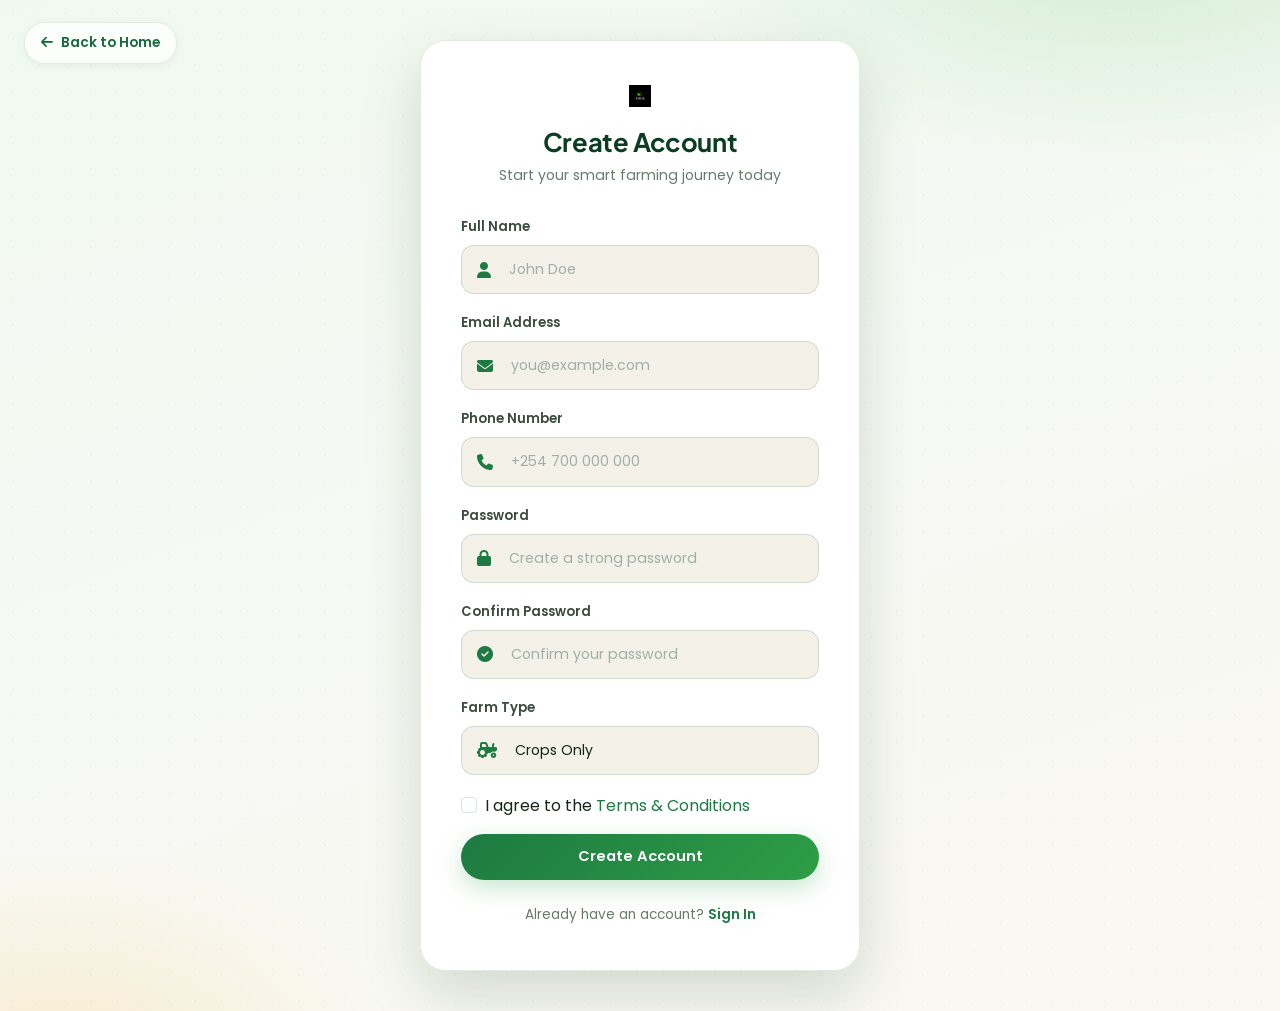
<file: frontend/register.html>
<!DOCTYPE html>
<html lang="en">
<head>
  <meta charset="UTF-8">
  <meta name="viewport" content="width=device-width, initial-scale=1.0">
  <title>KIBOE FarmSync - Register</title>
  <script async src="https://www.googletagmanager.com/gtag/js?id=G-C2W5HDQJ5H"></script>
  <script>window.dataLayer=window.dataLayer||[];function gtag(){dataLayer.push(arguments);}gtag('js',new Date());gtag('config','G-C2W5HDQJ5H');</script>
  <link href="https://cdn.jsdelivr.net/npm/bootstrap@5.3.2/dist/css/bootstrap.min.css" rel="stylesheet">
  <link href="https://cdnjs.cloudflare.com/ajax/libs/font-awesome/6.5.1/css/all.min.css" rel="stylesheet">
  <link href="https://fonts.googleapis.com/css2?family=Inter:wght@400;500;600;700&family=Plus+Jakarta+Sans:wght@600;700;800&family=Poppins:wght@400;500;600;700&display=swap" rel="stylesheet">
  <link href="assets/css/style.css" rel="stylesheet">
  <link href="assets/css/auth.css" rel="stylesheet">
</head>
<body class="auth-page">
  <div class="auth-wrapper">
    <a href="index.html" class="auth-back-link"><i class="fas fa-arrow-left"></i> Back to Home</a>
    <div class="auth-card">
      <div class="auth-header">
        <a href="index.html" class="auth-logo">
          <img src="assets/images/logo.png" alt="KIBOE FarmSync" height="42">
        </a>
        <h2>Create Account</h2>
        <p>Start your smart farming journey today</p>
      </div>
      <form class="auth-form" id="registerForm">
        <div class="form-group">
          <label>Full Name</label>
          <div class="input-group">
            <span class="input-group-text"><i class="fas fa-user"></i></span>
            <input type="text" class="form-control" placeholder="John Doe" required>
          </div>
        </div>
        <div class="form-group">
          <label>Email Address</label>
          <div class="input-group">
            <span class="input-group-text"><i class="fas fa-envelope"></i></span>
            <input type="email" class="form-control" placeholder="you@example.com" required>
          </div>
        </div>
        <div class="form-group">
          <label>Phone Number</label>
          <div class="input-group">
            <span class="input-group-text"><i class="fas fa-phone"></i></span>
            <input type="tel" class="form-control" placeholder="+254 700 000 000" required>
          </div>
        </div>
        <div class="form-group">
          <label>Password</label>
          <div class="input-group">
            <span class="input-group-text"><i class="fas fa-lock"></i></span>
            <input type="password" class="form-control" placeholder="Create a strong password" required>
          </div>
        </div>
        <div class="form-group">
          <label>Confirm Password</label>
          <div class="input-group">
            <span class="input-group-text"><i class="fas fa-check-circle"></i></span>
            <input type="password" class="form-control" placeholder="Confirm your password" required>
          </div>
        </div>
        <div class="form-group">
          <label>Farm Type</label>
          <div class="input-group">
            <span class="input-group-text"><i class="fas fa-tractor"></i></span>
            <select class="form-control">
              <option>Crops Only</option>
              <option>Livestock Only</option>
              <option>Mixed Farming</option>
              <option>Poultry</option>
              <option>Aquaculture</option>
              <option>Other</option>
            </select>
          </div>
        </div>
        <div class="form-check mb-3">
          <input class="form-check-input" type="checkbox" id="agreeTerms" required>
          <label class="form-check-label" for="agreeTerms">I agree to the <a href="#">Terms &amp; Conditions</a></label>
        </div>
        <div id="regStatus" style="display:none;font-size:0.82rem;text-align:center;margin-bottom:12px;"></div>
        <button type="submit" class="btn-glow auth-btn w-100"><span>Create Account</span></button>
      </form>
      <p class="auth-footer-text">Already have an account? <a href="login.html">Sign In</a></p>
    </div>
  </div>
  <script src="https://cdn.jsdelivr.net/npm/bootstrap@5.3.2/dist/js/bootstrap.bundle.min.js"></script>
  <script>
    const API_URL = 'http://localhost:5000';
    const API = {
      getToken() { return localStorage.getItem('kiboe_token'); },
      isAuthenticated() { return !!this.getToken(); },
      async request(method, path, body) {
        const h = { 'Content-Type': 'application/json' };
        const t = this.getToken();
        if (t) h['Authorization'] = 'Bearer ' + t;
        const o = { method, headers: h };
        if (body) o.body = JSON.stringify(body);
        const r = await fetch(API_URL + path, o);
        const d = await r.json();
        if (!r.ok) throw new Error(d.message);
        return d;
      },
      register(u) { return this.request('POST', '/api/auth/register', u); },
      login(c) { return this.request('POST', '/api/auth/login', c); },
      getProfile() { return this.request('GET', '/api/auth/profile'); },
      getCrops(p) { const q = new URLSearchParams(p); return this.request('GET', '/api/crops?' + q); },
      getLivestock(p) { const q = new URLSearchParams(p); return this.request('GET', '/api/livestock?' + q); },
      getTransactions(p) { const q = new URLSearchParams(p); return this.request('GET', '/api/transactions?' + q); },
      getTransactionSummary(p) { const q = new URLSearchParams(p); return this.request('GET', '/api/transactions/summary?' + q); },
      createTransaction(d) { return this.request('POST', '/api/transactions', d); },
      sendContact(m) { return this.request('POST', '/api/contact', m); }
    };

    if (API.isAuthenticated()) { window.location.href = 'dashboard.html'; }

    document.getElementById('registerForm').addEventListener('submit', async function(e) {
      e.preventDefault();
      const inputs = this.querySelectorAll('input');
      const full_name = inputs[0].value;
      const email = inputs[1].value;
      const phone = inputs[2].value;
      const password = inputs[3].value;
      const confirm = inputs[4].value;
      const farm_type = this.querySelector('select').value.toLowerCase().replace(/ /g, '_');
      const status = document.getElementById('regStatus');

      if (password.length < 6) { showStatus(status, 'Password must be at least 6 characters.', 'error'); return; }
      if (password !== confirm) { showStatus(status, 'Passwords do not match.', 'error'); return; }

      const btn = this.querySelector('button[type="submit"]');
      btn.innerHTML = '<i class="fas fa-spinner fa-spin"></i> <span>Creating account...</span>';
      showStatus(status, '', '');
      try {
        const res = await API.register({ full_name, email, phone, password, farm_type });
        localStorage.setItem('kiboe_token', res.data.token);
        window.location.href = 'dashboard.html';
      } catch (err) {
        btn.innerHTML = '<span>Create Account</span>';
        showStatus(status, err.message || 'Registration failed', 'error');
      }
    });

    function showStatus(el, msg, type) {
      el.style.display = 'block';
      el.textContent = msg;
      el.style.color = type === 'error' ? '#E0454F' : type === 'success' ? '#1D7A42' : 'var(--muted)';
    }
  </script>
</body>
</html>
</file>
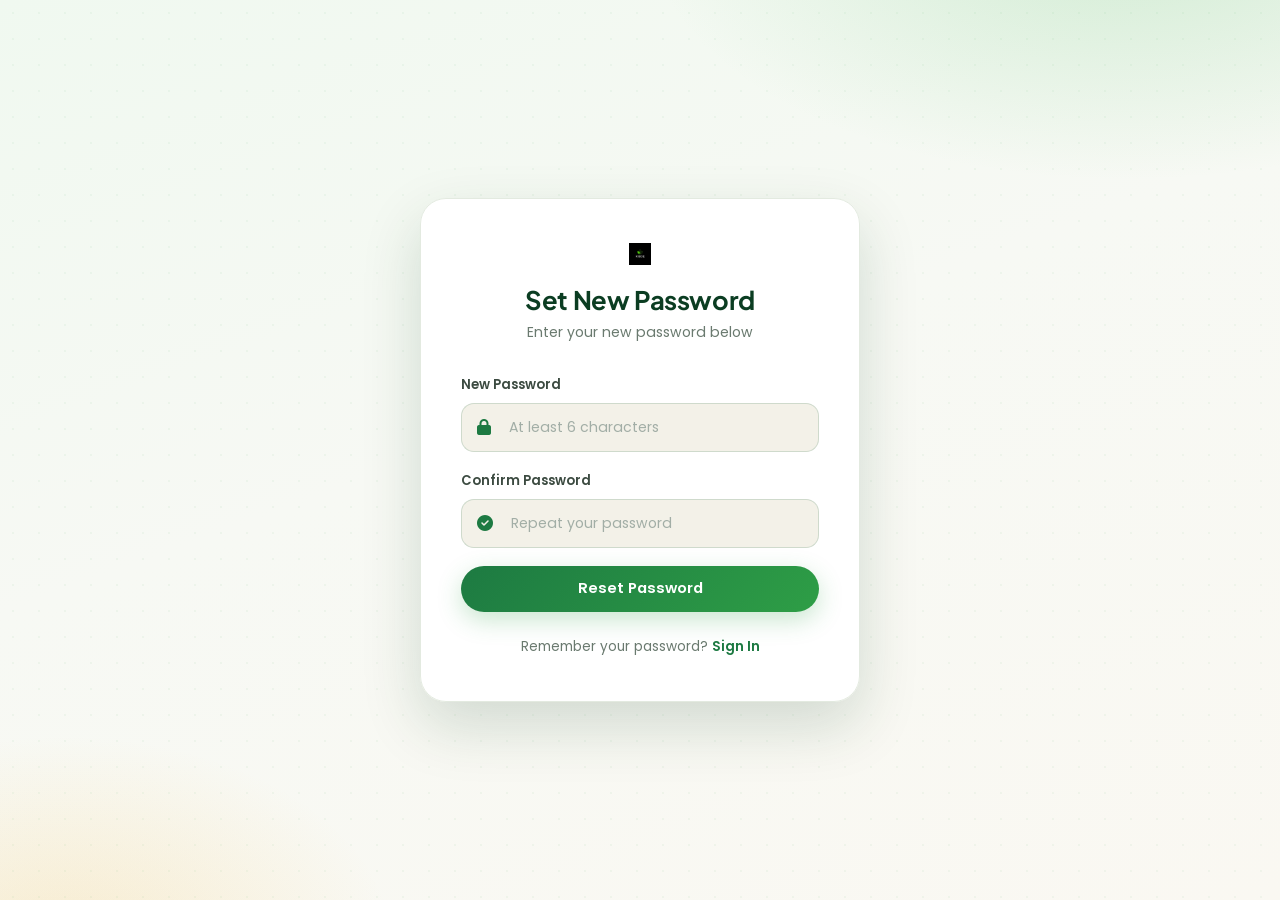
<file: frontend/reset-password.html>
<!DOCTYPE html><html lang="en"><head>  <meta charset="UTF-8">  <meta name="viewport" content="width=device-width, initial-scale=1.0">  <title>KIBOE FarmSync - Reset Password</title>  <meta name="description" content="Reset your KIBOE FarmSync account password.">  <script async src="https://www.googletagmanager.com/gtag/js?id=G-C2W5HDQJ5H"></script>  <script>window.dataLayer=window.dataLayer||[];function gtag(){dataLayer.push(arguments);}gtag('js',new Date());gtag('config','G-C2W5HDQJ5H');</script>  <link href="https://cdn.jsdelivr.net/npm/bootstrap@5.3.2/dist/css/bootstrap.min.css" rel="stylesheet">  <link href="https://cdnjs.cloudflare.com/ajax/libs/font-awesome/6.5.1/css/all.min.css" rel="stylesheet">  <link href="https://fonts.googleapis.com/css2?family=Inter:wght@400;500;600;700&family=Plus+Jakarta+Sans:wght@600;700;800&family=Poppins:wght@400;500;600;700&display=swap" rel="stylesheet">  <link href="assets/css/style.css" rel="stylesheet">  <link href="assets/css/auth.css" rel="stylesheet"></head><body>  <div class="auth-wrapper">    <div class="auth-card">      <div class="auth-header">        <a href="index.html" class="auth-logo">          <img src="assets/images/logo.png" alt="KIBOE FarmSync" height="18">        </a>        <h2>Set New Password</h2>        <p>Enter your new password below</p>      </div>      <form class="auth-form" id="resetForm">        <div class="form-group">          <label>New Password</label>          <div class="input-group">            <span class="input-group-text"><i class="fas fa-lock"></i></span>            <input type="password" class="form-control" id="newPw" placeholder="At least 6 characters" required minlength="6">          </div>        </div>        <div class="form-group">          <label>Confirm Password</label>          <div class="input-group">            <span class="input-group-text"><i class="fas fa-check-circle"></i></span>            <input type="password" class="form-control" id="confirmPw" placeholder="Repeat your password" required minlength="6">          </div>        </div>        <button type="submit" class="btn-glow auth-btn w-100"><span>Reset Password</span></button>      </form>      <div id="resetStatus" style="display:none;font-size:0.85rem;text-align:center;margin-top:12px;"></div>      <p class="auth-footer-text">Remember your password? <a href="login.html">Sign In</a></p>    </div>  </div>  <script>    const API_URL = 'http://localhost:5000';    const params = new URLSearchParams(window.location.search);    const token = params.get('token') || localStorage.getItem('reset_token');    async function apiRequest(method, path, body) {      const h = { 'Content-Type': 'application/json' };      const t = localStorage.getItem('kiboe_token');      if (t) h['Authorization'] = 'Bearer ' + t;      const o = { method, headers: h };      if (body) o.body = JSON.stringify(body);      const r = await fetch(API_URL + path, o);      const d = await r.json();      if (!r.ok) throw new Error(d.message);      return d;    }    document.getElementById('resetForm').addEventListener('submit', async function(e) {      e.preventDefault();      const pw = document.getElementById('newPw').value;      const confirm = document.getElementById('confirmPw').value;      const status = document.getElementById('resetStatus');      const btn = this.querySelector('button[type="submit"]');      if (pw !== confirm) { status.textContent = 'Passwords do not match'; status.style.color = '#ff4757'; status.style.display = 'block'; return; }      if (pw.length < 6) { status.textContent = 'Password must be at least 6 characters'; status.style.color = '#ff4757'; status.style.display = 'block'; return; }      if (!token) { status.textContent = 'Invalid or missing reset token'; status.style.color = '#ff4757'; status.style.display = 'block'; return; }      btn.innerHTML = '<i class="fas fa-spinner fa-spin"></i> <span>Resetting...</span>';      status.style.display = 'none';      try {        await apiRequest('POST', '/api/auth/reset', { token, new_password: pw });        status.textContent = 'Password reset successful! Redirecting to login...';        status.style.color = '#7BC300';        status.style.display = 'block';        localStorage.removeItem('reset_token');        setTimeout(() => window.location.href = 'login.html', 2000);      } catch (err) {        btn.innerHTML = '<span>Reset Password</span>';        status.textContent = err.message || 'Reset failed';        status.style.color = '#ff4757';        status.style.display = 'block';      }    });  </script></body></html>
</file>
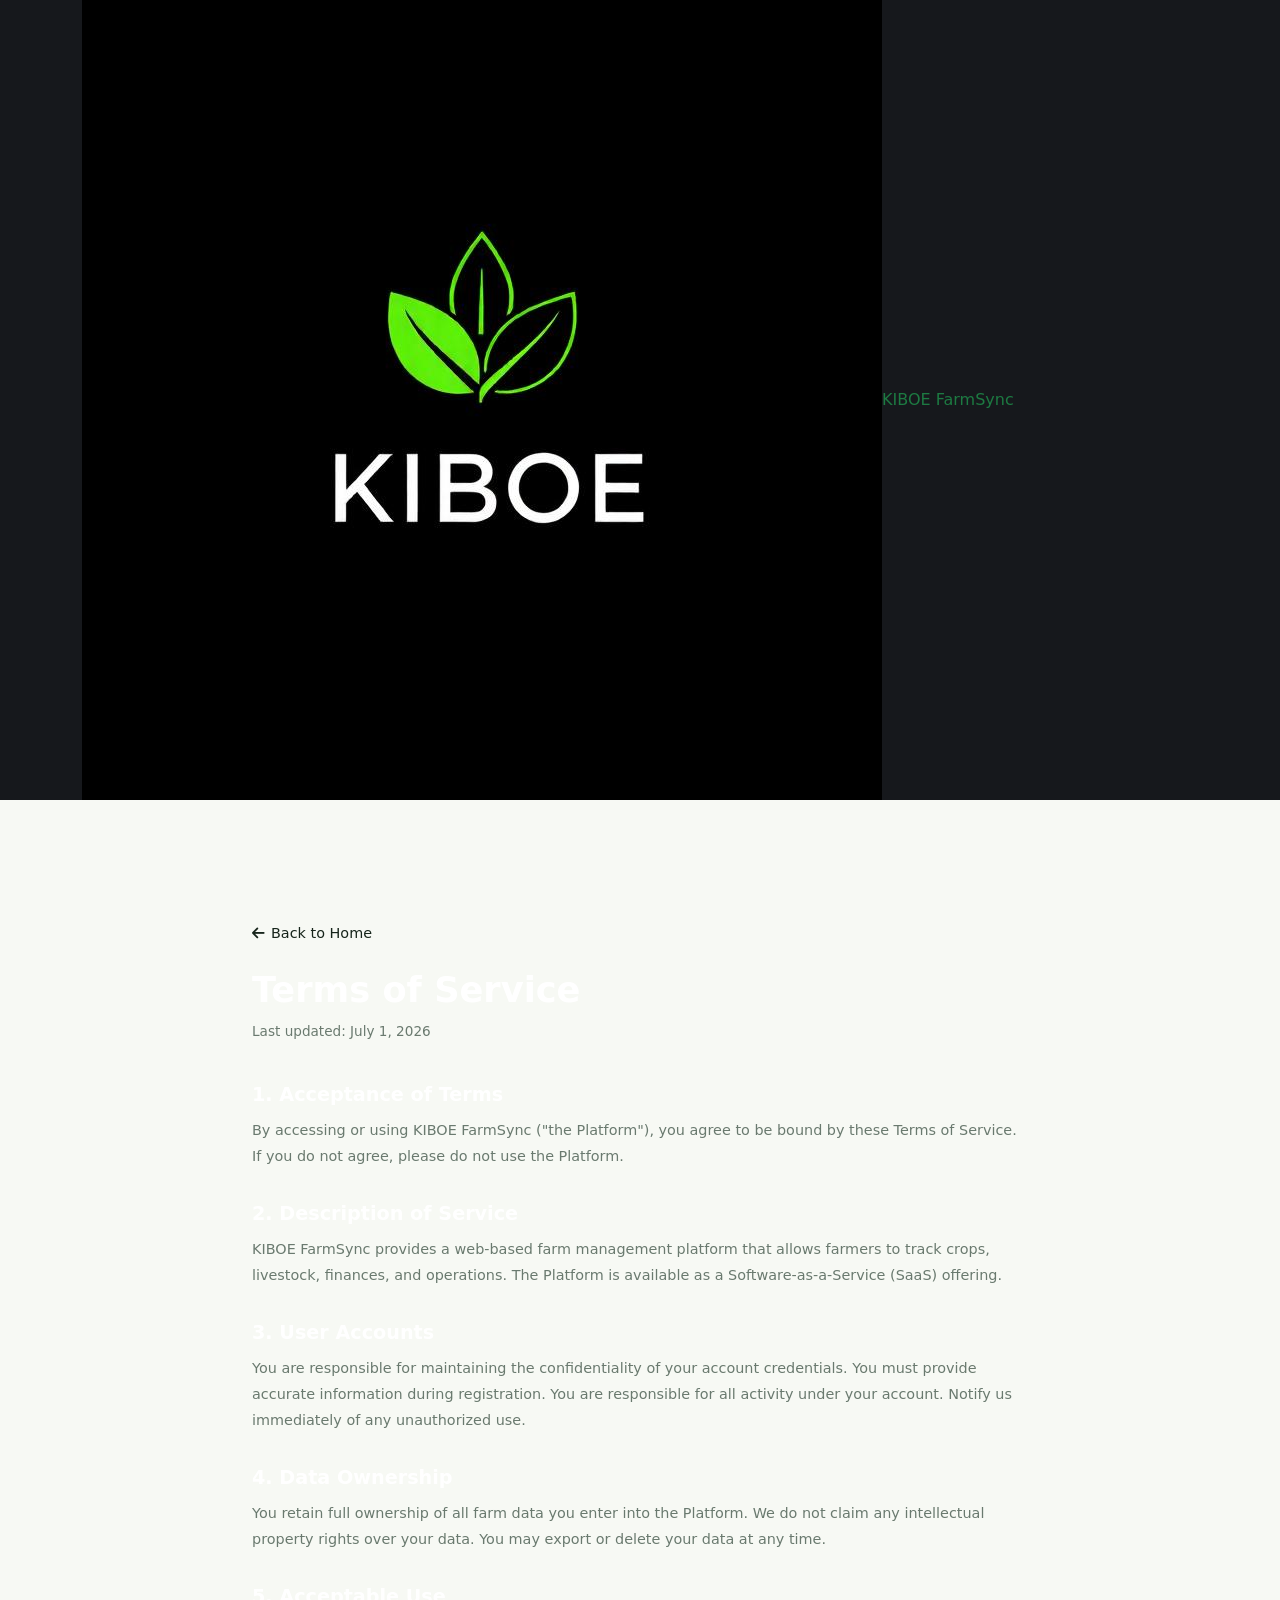
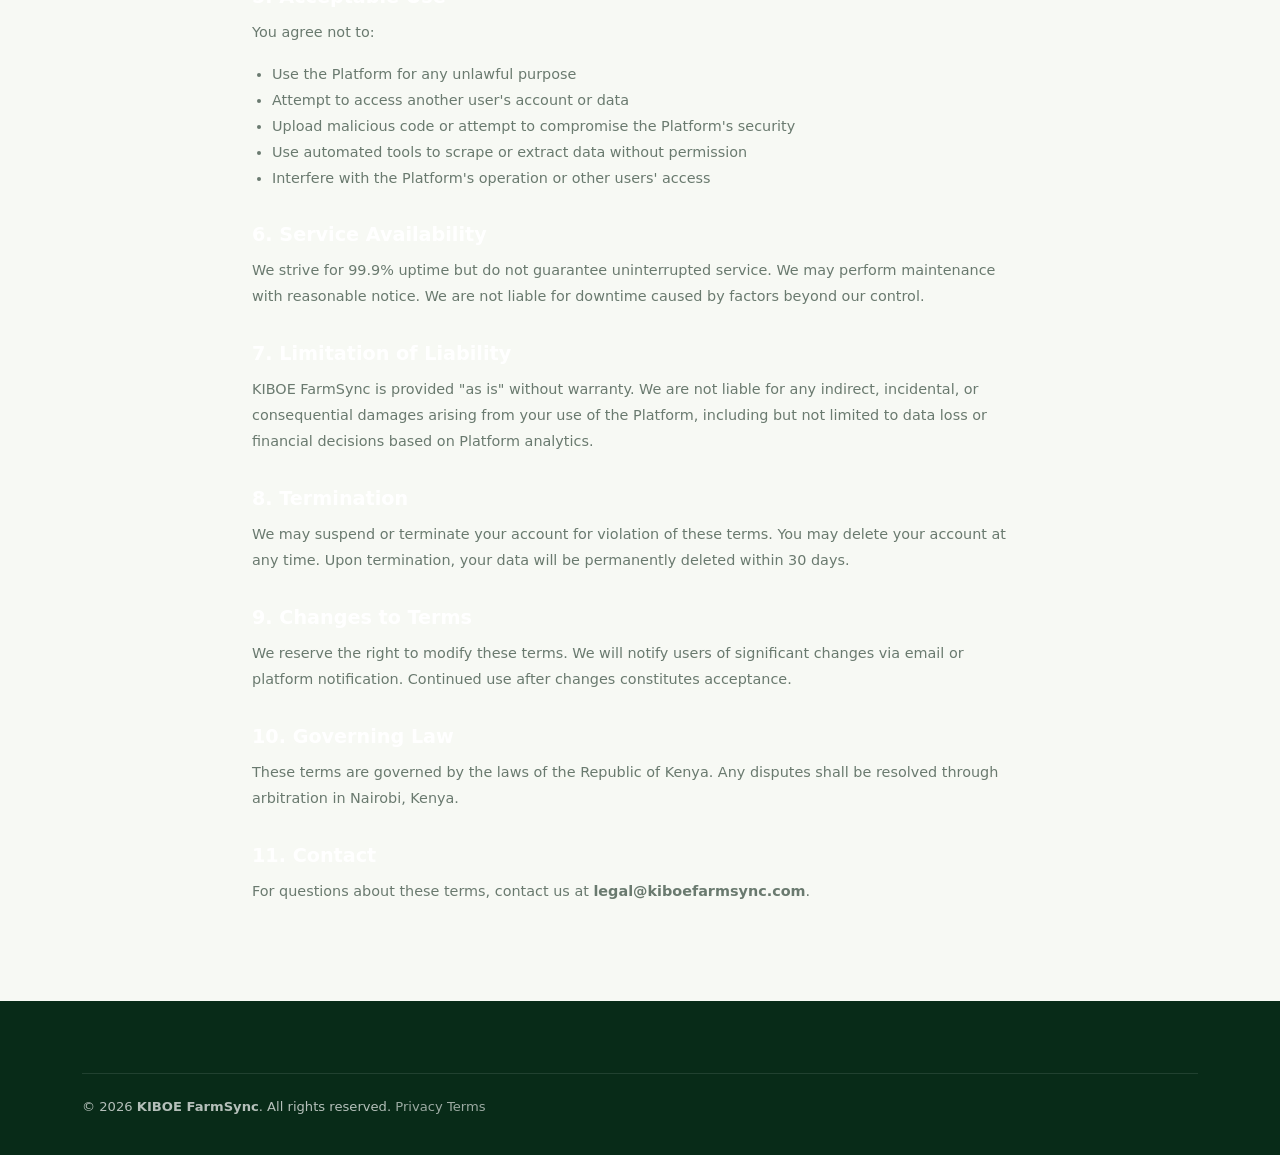
<file: frontend/terms.html>
<!DOCTYPE html>
<html lang="en">
<head>
  <meta charset="UTF-8">
  <meta name="viewport" content="width=device-width, initial-scale=1.0">
  <title>Terms of Service — KIBOE FarmSync</title>
  <meta name="description" content="KIBOE FarmSync terms of service. Understand the rules and guidelines for using our platform.">
  <script async src="https://www.googletagmanager.com/gtag/js?id=G-C2W5HDQJ5H"></script>
  <script>window.dataLayer=window.dataLayer||[];function gtag(){dataLayer.push(arguments);}gtag('js',new Date());gtag('config','G-C2W5HDQJ5H');</script>
  <link href="https://cdn.jsdelivr.net/npm/bootstrap@5.3.2/dist/css/bootstrap.min.css" rel="stylesheet">
  <link href="https://cdnjs.cloudflare.com/ajax/libs/font-awesome/6.5.1/css/all.min.css" rel="stylesheet">
  <link href="https://fonts.googleapis.com/css2?family=Poppins:wght@300;400;500;600;700;800;900&display=swap" rel="stylesheet">
  <link href="assets/css/style.css" rel="stylesheet">
  <style>
    .legal-page { padding-top: 120px; padding-bottom: 80px; max-width: 800px; margin: 0 auto; }
    .legal-page h1 { font-size: 2.2rem; font-weight: 800; color: #fff; margin-bottom: 8px; }
    .legal-page .updated { font-size: 0.85rem; color: var(--gray); margin-bottom: 40px; }
    .legal-page h2 { font-size: 1.2rem; font-weight: 700; color: #fff; margin: 32px 0 12px; }
    .legal-page p, .legal-page li { font-size: 0.9rem; color: var(--gray); line-height: 1.8; }
    .legal-page ul { padding-left: 20px; margin-bottom: 16px; }
    .legal-page ul li { list-style: disc; }
    .legal-back { display: inline-flex; align-items: center; gap: 6px; color: var(--green); font-size: 0.9rem; margin-bottom: 24px; }
    .legal-back:hover { color: var(--green-light); }
  </style>
</head>
<body>

<header class="site-header scrolled" style="background:rgba(10,12,16,0.95);backdrop-filter:blur(24px);border-bottom:1px solid var(--border);">
  <div class="container">
    <a href="index.html" class="logo"><img src="assets/images/logo.png" alt="">KIBOE <span>FarmSync</span></a>
  </div>
</header>

<div class="container legal-page">
  <a href="index.html" class="legal-back"><i class="fas fa-arrow-left"></i> Back to Home</a>
  <h1>Terms of Service</h1>
  <p class="updated">Last updated: July 1, 2026</p>

  <h2>1. Acceptance of Terms</h2>
  <p>By accessing or using KIBOE FarmSync ("the Platform"), you agree to be bound by these Terms of Service. If you do not agree, please do not use the Platform.</p>

  <h2>2. Description of Service</h2>
  <p>KIBOE FarmSync provides a web-based farm management platform that allows farmers to track crops, livestock, finances, and operations. The Platform is available as a Software-as-a-Service (SaaS) offering.</p>

  <h2>3. User Accounts</h2>
  <p>You are responsible for maintaining the confidentiality of your account credentials. You must provide accurate information during registration. You are responsible for all activity under your account. Notify us immediately of any unauthorized use.</p>

  <h2>4. Data Ownership</h2>
  <p>You retain full ownership of all farm data you enter into the Platform. We do not claim any intellectual property rights over your data. You may export or delete your data at any time.</p>

  <h2>5. Acceptable Use</h2>
  <p>You agree not to:</p>
  <ul>
    <li>Use the Platform for any unlawful purpose</li>
    <li>Attempt to access another user's account or data</li>
    <li>Upload malicious code or attempt to compromise the Platform's security</li>
    <li>Use automated tools to scrape or extract data without permission</li>
    <li>Interfere with the Platform's operation or other users' access</li>
  </ul>

  <h2>6. Service Availability</h2>
  <p>We strive for 99.9% uptime but do not guarantee uninterrupted service. We may perform maintenance with reasonable notice. We are not liable for downtime caused by factors beyond our control.</p>

  <h2>7. Limitation of Liability</h2>
  <p>KIBOE FarmSync is provided "as is" without warranty. We are not liable for any indirect, incidental, or consequential damages arising from your use of the Platform, including but not limited to data loss or financial decisions based on Platform analytics.</p>

  <h2>8. Termination</h2>
  <p>We may suspend or terminate your account for violation of these terms. You may delete your account at any time. Upon termination, your data will be permanently deleted within 30 days.</p>

  <h2>9. Changes to Terms</h2>
  <p>We reserve the right to modify these terms. We will notify users of significant changes via email or platform notification. Continued use after changes constitutes acceptance.</p>

  <h2>10. Governing Law</h2>
  <p>These terms are governed by the laws of the Republic of Kenya. Any disputes shall be resolved through arbitration in Nairobi, Kenya.</p>

  <h2>11. Contact</h2>
  <p>For questions about these terms, contact us at <strong style="color:var(--green);">legal@kiboefarmsync.com</strong>.</p>
</div>

<footer class="footer" style="margin-top:0;">
  <div class="container"><div class="footer-bottom"><p>&copy; 2026 <strong>KIBOE FarmSync</strong>. All rights reserved. <a href="privacy.html">Privacy</a> <a href="terms.html">Terms</a></p></div></div>
</footer>

</body>
</html>
</file>
<file: frontend/assets/css/style.css>
﻿/* ============================================================
   KIBOE FarmSync - Design System (Light Premium)
   ============================================================ */

/* ===== Design Tokens ===== */
:root {
  --forest-950: #082B18;
  --forest-900: #0B3D22;
  --forest-800: #125331;
  --green-700: #176B3D;
  --green-600: #1D7A42;
  --green-500: #2E9E46;
  --green-400: #4FB65B;
  --green-300: #7FCD8A;
  --green-200: #B5E2BC;
  --green-100: #DCF3DF;
  --green-50: #F0F9F0;

  --gold-500: #F5B93F;
  --gold-400: #F7C85E;
  --gold-100: #FBF0D8;

  --cream: #FAF8F2;
  --cream-2: #F3F1E8;
  --bg: #F7F9F4;

  --ink: #17251B;
  --ink-soft: #3C4B41;
  --muted: #6A7A6F;
  --line: #E3EAE0;
  --line-strong: #CFDACC;
  --white: #FFFFFF;

  --radius-sm: 10px;
  --radius: 16px;
  --radius-lg: 22px;
  --shadow-sm: 0 2px 10px rgba(11, 61, 34, 0.06);
  --shadow: 0 12px 34px rgba(11, 61, 34, 0.10);
  --shadow-lg: 0 24px 60px rgba(11, 61, 34, 0.16);
  --shadow-green: rgba(46, 158, 70, 0.26);

  --font-body: 'Inter', 'Segoe UI', system-ui, sans-serif;
  --font-display: 'Plus Jakarta Sans', 'Inter', system-ui, sans-serif;
  --font-dash: 'Poppins', 'Inter', system-ui, sans-serif;

  /* Backwards-compatible aliases (used by dashboard/auth inline styles) */
  --primary-green: #2E9E46;
  --secondary-green: #4FB65B;
  --dark-bg: #F7F9F4;
  --dark-secondary: #EDF2EA;
  --dark-card: #FFFFFF;
  --dark-border: #E3EAE0;
  --gray: #6A7A6F;
  --glass-bg: rgba(255, 255, 255, 0.92);
  --glass-border: rgba(46, 158, 70, 0.18);
  --transition: all 0.3s ease;
}

/* ===== Base ===== */
* { box-sizing: border-box; }
html { scroll-behavior: smooth; }
body {
  margin: 0;
  font-family: var(--font-body);
  font-size: 16px;
  line-height: 1.6;
  color: var(--ink);
  background: var(--bg);
  -webkit-font-smoothing: antialiased;
}
h1, h2, h3, h4, h5, h6 { font-family: var(--font-display); font-weight: 700; color: var(--forest-900); line-height: 1.2; }
a { color: var(--green-600); text-decoration: none; transition: var(--transition); }
a:hover { color: var(--green-500); }
img { max-width: 100%; }
p { margin: 0 0 1rem; }
section { position: relative; }

::selection { background: var(--green-200); color: var(--forest-900); }

/* Custom scrollbar */
::-webkit-scrollbar { width: 10px; height: 10px; }
::-webkit-scrollbar-track { background: var(--cream-2); }
::-webkit-scrollbar-thumb { background: var(--green-200); border-radius: 20px; border: 2px solid var(--cream-2); }
::-webkit-scrollbar-thumb:hover { background: var(--green-400); }

/* ===== Shared Components ===== */
.text-green { color: var(--green-500); }
.text-gold { color: var(--gold-500); }
.text-muted { color: var(--muted); }
.brand-text { font-family: var(--font-display); font-weight: 800; letter-spacing: -0.3px; color: var(--forest-900); }
.brand-text .text-green { color: var(--green-500); }

.btn-glow {
  display: inline-flex; align-items: center; justify-content: center; gap: 8px;
  padding: 14px 28px; border: none; cursor: pointer;
  font-family: var(--font-dash); font-size: 0.92rem; font-weight: 600;
  color: #fff; background: linear-gradient(135deg, var(--green-600), var(--green-500));
  border-radius: 50px; box-shadow: 0 8px 24px var(--shadow-green);
  transition: transform 0.3s ease, box-shadow 0.3s ease, filter 0.3s ease;
  position: relative; overflow: hidden; text-decoration: none; line-height: 1.2;
}
.btn-glow:hover { transform: translateY(-2px); box-shadow: 0 14px 32px rgba(46, 158, 70, 0.4); filter: brightness(1.04); color: #fff; }
.btn-glow:active { transform: translateY(0); }
.btn-glow.btn-sm-glow { padding: 10px 20px; font-size: 0.85rem; }
.btn-glow i { font-size: 0.95em; }

.btn-outline {
  display: inline-flex; align-items: center; justify-content: center; gap: 8px;
  padding: 13px 26px; border: 2px solid var(--line-strong); cursor: pointer;
  font-family: var(--font-dash); font-size: 0.92rem; font-weight: 600;
  color: var(--forest-900); background: transparent; border-radius: 50px;
  transition: var(--transition); text-decoration: none; line-height: 1.2;
}
.btn-outline:hover { border-color: var(--green-500); color: var(--green-600); background: var(--green-50); transform: translateY(-2px); }

.btn-gold {
  display: inline-flex; align-items: center; justify-content: center; gap: 8px;
  padding: 13px 26px; border: none; cursor: pointer;
  font-family: var(--font-dash); font-size: 0.92rem; font-weight: 700;
  color: var(--forest-900); background: linear-gradient(135deg, var(--gold-400), var(--gold-500));
  border-radius: 50px; box-shadow: 0 8px 22px rgba(245, 185, 63, 0.35);
  transition: transform 0.3s ease, box-shadow 0.3s ease; text-decoration: none;
}
.btn-gold:hover { transform: translateY(-2px); box-shadow: 0 12px 28px rgba(245, 185, 63, 0.45); color: var(--forest-900); }

.section-padding { padding: 96px 0; }
.section-eyebrow {
  display: inline-flex; align-items: center; gap: 8px;
  font-family: var(--font-dash); font-size: 0.78rem; font-weight: 600;
  letter-spacing: 2px; text-transform: uppercase; color: var(--green-600);
  background: var(--green-50); border: 1px solid var(--green-100);
  padding: 7px 16px; border-radius: 50px; margin-bottom: 18px;
}
.section-eyebrow i { font-size: 0.85rem; }
.section-title { font-size: clamp(1.8rem, 3.4vw, 2.6rem); margin-bottom: 16px; letter-spacing: -0.5px; }
.section-title .text-green { color: var(--green-500); }
.section-desc { color: var(--muted); font-size: 1.02rem; max-width: 640px; margin-bottom: 0; }
.section-head { text-align: center; margin-bottom: 56px; }
.section-head .section-desc { margin-left: auto; margin-right: auto; }

/* Form controls */
.form-control, .form-select {
  font-family: var(--font-dash); font-size: 0.88rem;
  color: var(--ink); background: var(--white);
  border: 1px solid var(--line-strong); border-radius: var(--radius-sm);
  padding: 11px 16px; transition: var(--transition);
}
.form-control:focus, .form-select:focus {
  border-color: var(--green-500); box-shadow: 0 0 0 4px rgba(46, 158, 70, 0.14);
  outline: none; color: var(--ink);
}
.form-control::placeholder { color: #A2AEA6; }
.form-group label { font-family: var(--font-dash); font-size: 0.82rem; font-weight: 600; color: var(--ink-soft); margin-bottom: 7px; display: block; }
.input-group-text { background: var(--green-50); border: 1px solid var(--line-strong); color: var(--green-600); border-radius: var(--radius-sm) 0 0 var(--radius-sm); }
.input-group .form-control { border-radius: 0 var(--radius-sm) var(--radius-sm) 0; }
.form-check-input:checked { background-color: var(--green-500); border-color: var(--green-500); }
.form-check-input:focus { box-shadow: 0 0 0 4px rgba(46, 158, 70, 0.14); border-color: var(--green-400); }

/* Reveal on scroll */
.reveal { opacity: 0; transform: translateY(32px); transition: opacity 0.7s ease, transform 0.7s ease; }
.reveal.visible { opacity: 1; transform: translateY(0); }
.reveal-delay-1 { transition-delay: 0.08s; }
.reveal-delay-2 { transition-delay: 0.16s; }
.reveal-delay-3 { transition-delay: 0.24s; }

/* ============================================================
   NAVBAR
   ============================================================ */
.site-nav {
  position: fixed; top: 0; left: 0; right: 0; z-index: 1030;
  padding: 18px 0; transition: all 0.35s ease;
}
.site-nav.navbar-scrolled {
  padding: 10px 0;
  background: rgba(250, 248, 242, 0.92);
  backdrop-filter: blur(16px);
  border-bottom: 1px solid var(--line);
  box-shadow: 0 6px 24px rgba(11, 61, 34, 0.06);
}
.site-nav .nav-inner { display: flex; align-items: center; justify-content: space-between; gap: 20px; }
.site-nav .brand { display: flex; align-items: center; gap: 10px; }
.site-nav .brand img { height: 38px; width: auto; }
.site-nav .brand-text { font-size: 1.25rem; }
.nav-links { display: flex; align-items: center; gap: 6px; list-style: none; margin: 0; padding: 0; }
.nav-links .nav-link {
  display: inline-flex; align-items: center; gap: 6px;
  font-family: var(--font-dash); font-size: 0.88rem; font-weight: 500;
  color: var(--ink-soft); padding: 9px 14px; border-radius: 50px;
  transition: var(--transition); text-decoration: none;
}
.nav-links .nav-link:hover, .nav-links .nav-link.active { color: var(--green-600); background: var(--green-50); }
.nav-links .nav-link i { font-size: 0.85rem; }
.nav-actions { display: flex; align-items: center; gap: 12px; }
.nav-actions .nav-link {
  font-family: var(--font-dash); font-size: 0.88rem; font-weight: 600;
  color: var(--forest-900); padding: 9px 14px; border-radius: 50px; text-decoration: none;
}
.nav-actions .nav-link:hover { background: var(--green-50); color: var(--green-600); }
.nav-actions .btn-glow { padding: 11px 22px; font-size: 0.86rem; }
.nav-toggle { display: none; background: none; border: 1px solid var(--line-strong); border-radius: 10px; color: var(--forest-900); font-size: 1.25rem; padding: 8px 12px; cursor: pointer; }

@media (max-width: 991.98px) {
  .nav-toggle { display: block; }
  .nav-links {
    position: fixed; top: 0; right: -320px; width: 300px; height: 100vh;
    background: var(--cream); flex-direction: column; align-items: stretch;
    padding: 84px 22px 30px; gap: 4px; z-index: 1040;
    box-shadow: -20px 0 60px rgba(11, 61, 34, 0.15);
    transition: right 0.35s cubic-bezier(0.4, 0, 0.2, 1);
    overflow-y: auto;
  }
  .nav-links.open { right: 0; }
  .nav-links .nav-link { padding: 13px 16px; font-size: 0.95rem; }
  .nav-links .nav-link i { width: 22px; }
  .nav-links .nav-actions { display: flex; flex-direction: column; align-items: stretch; margin-top: 12px; padding-top: 16px; border-top: 1px solid var(--line); }
  .nav-links .nav-actions .btn-glow, .nav-links .nav-actions .nav-link { justify-content: center; width: 100%; }
  .nav-close { position: absolute; top: 18px; right: 18px; background: none; border: none; font-size: 1.4rem; color: var(--forest-900); cursor: pointer; }
  .nav-menu-backdrop { position: fixed; inset: 0; background: rgba(8, 43, 24, 0.45); z-index: 1035; display: none; }
  .nav-menu-backdrop.show { display: block; }
}

/* ============================================================
   HERO
   ============================================================ */
.hero {
  padding: 160px 0 96px; overflow: hidden;
  background:
    radial-gradient(900px 480px at 85% -10%, rgba(127, 205, 138, 0.28), transparent 60%),
    radial-gradient(700px 420px at -10% 20%, rgba(245, 185, 63, 0.16), transparent 55%),
    linear-gradient(180deg, var(--green-50) 0%, var(--bg) 100%);
}
.hero-grid { display: grid; grid-template-columns: 1.05fr 0.95fr; gap: 56px; align-items: center; }
.hero-badge {
  display: inline-flex; align-items: center; gap: 8px;
  background: var(--white); border: 1px solid var(--line);
  border-radius: 50px; padding: 8px 18px;
  font-family: var(--font-dash); font-size: 0.78rem; font-weight: 600;
  color: var(--green-700); box-shadow: var(--shadow-sm); margin-bottom: 24px;
}
.hero-badge .dot { width: 8px; height: 8px; border-radius: 50%; background: var(--green-500); box-shadow: 0 0 0 4px rgba(46, 158, 70, 0.15); animation: heroPulse 2s infinite; }
@keyframes heroPulse { 0%, 100% { box-shadow: 0 0 0 0 rgba(46, 158, 70, 0.35); } 50% { box-shadow: 0 0 0 6px rgba(46, 158, 70, 0); } }
.hero-title {
  font-size: clamp(2.4rem, 5vw, 3.7rem); line-height: 1.08;
  letter-spacing: -1px; margin-bottom: 22px; color: var(--forest-900);
}
.hero-title .text-green { color: var(--green-500); }
.hero-sub { font-size: 1.08rem; color: var(--muted); max-width: 520px; margin-bottom: 34px; }
.hero-cta { display: flex; gap: 14px; flex-wrap: wrap; margin-bottom: 40px; }
.hero-proof { display: flex; align-items: center; gap: 24px; flex-wrap: wrap; }
.hero-proof-item { display: flex; align-items: center; gap: 10px; }
.hero-proof-item i { width: 38px; height: 38px; border-radius: 12px; background: var(--green-50); color: var(--green-600); display: flex; align-items: center; justify-content: center; font-size: 0.95rem; }
.hero-proof-item .hp-t { font-family: var(--font-display); font-weight: 700; font-size: 0.95rem; color: var(--forest-900); line-height: 1.1; }
.hero-proof-item .hp-s { font-size: 0.76rem; color: var(--muted); }

.hero-visual { position: relative; }
.hero-img-wrap {
  position: relative; border-radius: 28px; overflow: hidden;
  box-shadow: var(--shadow-lg); border: 8px solid var(--white);
  transform: rotate(-1.5deg);
}
.hero-img-wrap img { width: 100%; height: 460px; object-fit: cover; display: block; }
.hero-float-card {
  position: absolute; background: var(--white); border-radius: 16px;
  padding: 14px 18px; box-shadow: var(--shadow); display: flex; align-items: center; gap: 12px;
  border: 1px solid var(--line);
}
.hero-float-card.fc-1 { top: -18px; left: -24px; animation: floaty 5s ease-in-out infinite; }
.hero-float-card.fc-2 { bottom: 34px; right: -22px; animation: floaty 6s ease-in-out 0.8s infinite; }
.hero-float-card .fc-icon { width: 44px; height: 44px; border-radius: 13px; display: flex; align-items: center; justify-content: center; font-size: 1.1rem; }
.hero-float-card .fc-icon.fc-green { background: var(--green-100); color: var(--green-700); }
.hero-float-card .fc-icon.fc-gold { background: var(--gold-100); color: #C98A12; }
.hero-float-card .fc-t { font-family: var(--font-dash); font-size: 0.82rem; font-weight: 600; color: var(--forest-900); line-height: 1.2; }
.hero-float-card .fc-s { font-size: 0.72rem; color: var(--muted); }
@keyframes floaty { 0%, 100% { transform: translateY(0); } 50% { transform: translateY(-10px); } }

.scroll-indicator {
  position: absolute; bottom: -52px; left: 50%; transform: translateX(-50%);
  width: 30px; height: 46px; border: 2px solid var(--green-300); border-radius: 20px;
  display: flex; justify-content: center; padding-top: 8px;
}
.scroll-indicator::after {
  content: ''; width: 4px; height: 9px; border-radius: 4px;
  background: var(--green-500); animation: scrollDot 1.6s infinite;
}
@keyframes scrollDot { 0% { transform: translateY(0); opacity: 1; } 70% { transform: translateY(14px); opacity: 0; } 100% { transform: translateY(0); opacity: 0; } }

@media (max-width: 991.98px) {
  .hero { padding: 128px 0 110px; }
  .hero-grid { grid-template-columns: 1fr; gap: 44px; }
  .hero-visual { max-width: 560px; }
  .hero-float-card.fc-1 { left: 6px; }
  .hero-float-card.fc-2 { right: 6px; }
  .scroll-indicator { display: none; }
}

/* ============================================================
   STATS
   ============================================================ */
.stats-band {
  padding: 36px 0; background: var(--forest-900);
  border-radius: 28px; position: relative; overflow: hidden;
  background-image: radial-gradient(600px 300px at 90% 0%, rgba(46, 158, 70, 0.35), transparent 60%),
    radial-gradient(500px 260px at 5% 100%, rgba(245, 185, 63, 0.18), transparent 60%);
}
.stats-grid { display: grid; grid-template-columns: repeat(4, 1fr); gap: 24px; padding: 10px 0; }
.stat-card { text-align: center; padding: 20px 16px; position: relative; }
.stat-card + .stat-card::before {
  content: ''; position: absolute; left: 0; top: 20%; bottom: 20%;
  width: 1px; background: rgba(255, 255, 255, 0.12);
}
.stat-card .stat-icon { font-size: 1.5rem; color: var(--gold-400); margin-bottom: 10px; }
.stat-number { font-family: var(--font-display); font-weight: 800; font-size: clamp(1.9rem, 3.4vw, 2.6rem); color: #fff; line-height: 1; }
.stat-number sup { font-size: 0.55em; color: var(--green-300); }
.stat-label { font-family: var(--font-dash); font-size: 0.82rem; color: rgba(255, 255, 255, 0.72); margin-top: 8px; font-weight: 500; }
@media (max-width: 767.98px) { .stats-grid { grid-template-columns: 1fr 1fr; } }
@media (max-width: 420px) { .stats-grid { grid-template-columns: 1fr; } }

/* ============================================================
   FEATURES
   ============================================================ */
.features-grid { display: grid; grid-template-columns: repeat(3, 1fr); gap: 26px; }
.feature-card {
  background: var(--white); border: 1px solid var(--line); border-radius: var(--radius-lg);
  padding: 34px 30px; transition: all 0.35s ease; position: relative; overflow: hidden;
}
.feature-card::after {
  content: ''; position: absolute; bottom: 0; left: 0; right: 0; height: 4px;
  background: linear-gradient(90deg, var(--green-500), var(--green-300));
  transform: scaleX(0); transform-origin: left; transition: transform 0.4s ease;
}
.feature-card:hover { transform: translateY(-8px); box-shadow: var(--shadow); border-color: var(--green-100); }
.feature-card:hover::after { transform: scaleX(1); }
.feature-card .f-icon {
  width: 58px; height: 58px; border-radius: 16px; margin-bottom: 22px;
  display: flex; align-items: center; justify-content: center; font-size: 1.4rem;
  background: var(--green-50); color: var(--green-600);
  transition: all 0.35s ease; overflow: hidden;
}
.feature-card .f-icon img { width: 100%; height: 100%; object-fit: cover; border-radius: inherit; }
.feature-card:nth-child(3n+2) .f-icon { background: var(--gold-100); color: #C98A12; }
.feature-card:nth-child(3n) .f-icon { background: var(--green-100); color: var(--forest-800); }
.feature-card:hover .f-icon { transform: scale(1.08) rotate(-4deg); }
.feature-card h3 { font-size: 1.12rem; margin-bottom: 10px; }
.feature-card p { font-size: 0.9rem; color: var(--muted); margin-bottom: 0; }
@media (max-width: 991.98px) { .features-grid { grid-template-columns: 1fr 1fr; } }
@media (max-width: 575.98px) { .features-grid { grid-template-columns: 1fr; } }

/* ============================================================
   ABOUT
   ============================================================ */
.about { background: var(--white); }
.about-grid { display: grid; grid-template-columns: 1fr 1fr; gap: 64px; align-items: center; }
.about-visual { position: relative; }
.about-img-main { border-radius: 24px; overflow: hidden; box-shadow: var(--shadow-lg); }
.about-img-main img { width: 100%; height: 460px; object-fit: cover; display: block; }
.about-exp {
  position: absolute; bottom: -24px; right: -14px;
  background: var(--forest-900); color: #fff; border-radius: 18px;
  padding: 20px 26px; text-align: center; box-shadow: var(--shadow-lg);
  border: 4px solid var(--white);
}
.about-exp .ae-n { font-family: var(--font-display); font-weight: 800; font-size: 2rem; line-height: 1; color: var(--gold-400); }
.about-exp .ae-l { font-size: 0.72rem; color: rgba(255,255,255,0.8); text-transform: uppercase; letter-spacing: 1px; margin-top: 4px; }
.about-list { list-style: none; padding: 0; margin: 26px 0 0; display: grid; gap: 14px; }
.about-list li { display: flex; gap: 12px; align-items: flex-start; font-size: 0.95rem; color: var(--ink-soft); }
.about-list li i { color: var(--green-500); margin-top: 4px; font-size: 1rem; }
@media (max-width: 991.98px) { .about-grid { grid-template-columns: 1fr; gap: 48px; } }

/* ============================================================
   FARM MANAGEMENT FEATURES
   ============================================================ */
.fm-section { background: linear-gradient(180deg, var(--bg), var(--green-50)); }
.fm-grid { display: grid; grid-template-columns: repeat(2, 1fr); gap: 26px; }
.fm-block {
  background: var(--white); border: 1px solid var(--line); border-radius: var(--radius-lg);
  padding: 38px 34px; transition: all 0.35s ease; display: flex; gap: 22px;
}
.fm-block:hover { box-shadow: var(--shadow); transform: translateY(-4px); }
.fm-block .fm-icon {
  width: 64px; height: 64px; border-radius: 18px; flex-shrink: 0;
  display: flex; align-items: center; justify-content: center; font-size: 1.6rem;
  background: var(--green-50); color: var(--green-600); overflow: hidden;
}
.fm-block .fm-icon img { width: 100%; height: 100%; object-fit: cover; border-radius: inherit; }
.fm-block:nth-child(2) .fm-icon { background: var(--gold-100); color: #C98A12; }
.fm-block:nth-child(3) .fm-icon { background: var(--green-100); color: var(--forest-800); }
.fm-block:nth-child(4) .fm-icon { background: var(--gold-100); color: #C98A12; }
.fm-block h3 { font-size: 1.15rem; margin-bottom: 8px; }
.fm-block p { font-size: 0.9rem; color: var(--muted); margin-bottom: 14px; }
.fm-points { list-style: none; padding: 0; margin: 0; display: grid; gap: 8px; }
.fm-points li { display: flex; gap: 10px; align-items: center; font-size: 0.86rem; color: var(--ink-soft); }
.fm-points li i { color: var(--green-500); font-size: 0.85rem; }
@media (max-width: 991.98px) { .fm-grid { grid-template-columns: 1fr; } }

/* ============================================================
   SMART & AI (Predictions)
   ============================================================ */
.ai-grid { display: grid; grid-template-columns: 0.9fr 1.1fr; gap: 56px; align-items: center; }
.ai-visual { border-radius: 24px; overflow: hidden; box-shadow: var(--shadow-lg); position: relative; }
.ai-visual img { width: 100%; height: 480px; object-fit: cover; display: block; }
.ai-visual::after {
  content: ''; position: absolute; inset: 0;
  background: linear-gradient(0deg, rgba(11, 61, 34, 0.55), transparent 40%);
}
.ai-tag {
  position: absolute; left: 20px; bottom: 20px; right: 20px; z-index: 2;
  display: flex; align-items: center; gap: 14px;
  background: rgba(255, 255, 255, 0.94); backdrop-filter: blur(8px);
  border-radius: 16px; padding: 16px 18px; box-shadow: var(--shadow);
}
.ai-tag .at-icon { width: 46px; height: 46px; border-radius: 13px; background: var(--green-100); color: var(--green-700); display: flex; align-items: center; justify-content: center; font-size: 1.2rem; }
.ai-tag .at-t { font-family: var(--font-dash); font-size: 0.85rem; font-weight: 600; color: var(--forest-900); }
.ai-tag .at-s { font-size: 0.75rem; color: var(--muted); }
.ai-points { list-style: none; padding: 0; margin: 26px 0 0; display: grid; gap: 16px; }
.ai-points li { display: flex; gap: 14px; align-items: flex-start; background: var(--white); border: 1px solid var(--line); border-radius: var(--radius); padding: 16px 18px; transition: var(--transition); }
.ai-points li:hover { box-shadow: var(--shadow-sm); border-color: var(--green-200); transform: translateX(4px); }
.ai-points li .ap-icon { width: 40px; height: 40px; border-radius: 12px; flex-shrink: 0; background: var(--green-50); color: var(--green-600); display: flex; align-items: center; justify-content: center; font-size: 1rem; }
.ai-points li .ap-t { font-family: var(--font-dash); font-size: 0.92rem; font-weight: 600; color: var(--forest-900); }
.ai-points li .ap-s { font-size: 0.83rem; color: var(--muted); }
@media (max-width: 991.98px) { .ai-grid { grid-template-columns: 1fr; gap: 40px; } }

/* ============================================================
   MARKETPLACE / AGROVET / EVENTS / CONTRACTORS PREVIEWS
   ============================================================ */
.preview-section:nth-child(even) { background: var(--white); }
.section-head-left { text-align: left; }
.section-head-row { display: flex; justify-content: space-between; align-items: flex-end; gap: 20px; margin-bottom: 44px; flex-wrap: wrap; }
.section-head-row .section-head { margin-bottom: 0; text-align: left; }

.preview-grid { display: grid; grid-template-columns: repeat(4, 1fr); gap: 24px; }
.preview-grid.cols-3 { grid-template-columns: repeat(3, 1fr); }
.preview-card {
  background: var(--white); border: 1px solid var(--line); border-radius: var(--radius);
  overflow: hidden; display: flex; flex-direction: column;
  transition: all 0.35s ease; position: relative;
}
.preview-section:nth-child(even) .preview-card { background: #FDFEFC; }
.preview-card:hover { transform: translateY(-6px); box-shadow: var(--shadow); border-color: var(--green-100); }
.pc-img { position: relative; height: 180px; background: var(--green-100); background-size: cover; background-position: center; display: block; }
.pc-img img { width: 100%; height: 100%; object-fit: cover; }
.pc-badge {
  position: absolute; top: 12px; left: 12px;
  background: rgba(255, 255, 255, 0.95); color: var(--forest-900);
  font-family: var(--font-dash); font-size: 0.68rem; font-weight: 600;
  padding: 4px 12px; border-radius: 20px; backdrop-filter: blur(4px);
  box-shadow: var(--shadow-sm); text-transform: uppercase; letter-spacing: 0.4px;
}
.pc-body { padding: 18px 18px 8px; flex: 1; display: flex; flex-direction: column; }
.pc-title { font-family: var(--font-dash); font-size: 0.95rem; font-weight: 600; color: var(--forest-900); margin-bottom: 8px; line-height: 1.35; display: -webkit-box; -webkit-line-clamp: 2; -webkit-box-orient: vertical; overflow: hidden; }
.pc-price { font-family: var(--font-display); font-weight: 800; font-size: 1.15rem; color: var(--green-600); margin-bottom: 6px; }
.pc-meta { font-size: 0.78rem; color: var(--muted); margin-bottom: 4px; display: flex; align-items: center; gap: 6px; }
.pc-meta i { color: var(--green-500); width: 14px; }
.pc-snippet { font-size: 0.8rem; color: var(--muted); line-height: 1.55; display: -webkit-box; -webkit-line-clamp: 3; -webkit-box-orient: vertical; overflow: hidden; }
.pc-link {
  margin-top: auto; padding: 12px 18px 16px; font-family: var(--font-dash);
  font-size: 0.82rem; font-weight: 600; color: var(--green-600); display: flex; align-items: center; gap: 6px;
}
.pc-link i { transition: transform 0.3s ease; }
.preview-card:hover .pc-link i { transform: translateX(4px); }

.ev-date-block {
  position: absolute; top: 12px; left: 12px; z-index: 2;
  background: var(--forest-900); color: #fff; border-radius: 12px;
  padding: 8px 12px; text-align: center; min-width: 54px;
  box-shadow: var(--shadow);
}
.ev-date-block .evd-d { font-family: var(--font-display); font-weight: 800; font-size: 1.2rem; line-height: 1; color: var(--gold-400); }
.ev-date-block .evd-m { font-size: 0.62rem; text-transform: uppercase; letter-spacing: 1px; color: rgba(255,255,255,0.85); margin-top: 2px; }

.ct-services { display: flex; flex-wrap: wrap; gap: 6px; margin-top: 10px; }
.service-tag {
  background: var(--green-50); color: var(--green-700); font-family: var(--font-dash);
  font-size: 0.7rem; padding: 3px 11px; border-radius: 20px; font-weight: 600;
  border: 1px solid var(--green-100);
}
.ct-avatar {
  width: 46px; height: 46px; border-radius: 14px; object-fit: cover;
  border: 2px solid var(--green-100); margin-bottom: 12px;
}

/* Empty + loading states */
.empty-box {
  text-align: center; padding: 56px 24px; grid-column: 1 / -1;
  background: var(--white); border: 1.5px dashed var(--line-strong); border-radius: var(--radius);
}
.preview-section:nth-child(even) .empty-box { background: #FDFEFC; }
.empty-box i { font-size: 2.4rem; color: var(--green-300); margin-bottom: 14px; display: block; }
.empty-box p { color: var(--muted); font-size: 0.92rem; margin-bottom: 4px; }
.empty-box .eb-sub { font-size: 0.8rem; color: #A2AEA6; }
.skeleton { position: relative; overflow: hidden; background: var(--cream-2); border-radius: var(--radius); }
.skeleton::after {
  content: ''; position: absolute; inset: 0;
  background: linear-gradient(90deg, transparent, rgba(255,255,255,0.7), transparent);
  animation: shimmer 1.4s infinite;
}
@keyframes shimmer { 0% { transform: translateX(-100%); } 100% { transform: translateX(100%); } }
.skel-card { height: 300px; }

@media (max-width: 1199.98px) {
  .preview-grid { grid-template-columns: repeat(3, 1fr); }
  .preview-grid.cols-3 { grid-template-columns: repeat(3, 1fr); }
}
@media (max-width: 991.98px) {
  .preview-grid, .preview-grid.cols-3 { grid-template-columns: 1fr 1fr; }
}
@media (max-width: 575.98px) {
  .preview-grid, .preview-grid.cols-3 { grid-template-columns: 1fr; }
}

/* ============================================================
   CTA / CONTACT
   ============================================================ */
.cta-section { padding: 96px 0; }
.cta-band {
  border-radius: 32px; overflow: hidden; position: relative;
  background: linear-gradient(120deg, var(--forest-900) 0%, var(--green-700) 100%);
  padding: 64px;
  background-image:
    radial-gradient(600px 300px at 90% 10%, rgba(245, 185, 63, 0.25), transparent 60%),
    radial-gradient(500px 300px at 5% 90%, rgba(127, 205, 138, 0.25), transparent 60%);
}
.cta-grid { display: grid; grid-template-columns: 1.1fr 0.9fr; gap: 56px; align-items: center; position: relative; z-index: 2; }
.cta-heading { font-size: clamp(1.9rem, 3.4vw, 2.6rem); color: #fff; margin-bottom: 14px; letter-spacing: -0.5px; }
.cta-heading .text-gold { color: var(--gold-400); }
.cta-desc { color: rgba(255,255,255,0.82); font-size: 1.02rem; margin-bottom: 28px; }
.cta-buttons { display: flex; gap: 14px; flex-wrap: wrap; }
.cta-buttons .btn-glow { background: linear-gradient(135deg, var(--gold-400), var(--gold-500)); color: var(--forest-900); box-shadow: 0 10px 30px rgba(245, 185, 63, 0.35); }
.cta-buttons .btn-outline { border-color: rgba(255,255,255,0.35); color: #fff; }
.cta-buttons .btn-outline:hover { background: rgba(255,255,255,0.1); border-color: #fff; }
.cta-points { display: grid; gap: 12px; margin-top: 28px; }
.cta-points li { list-style: none; display: flex; gap: 10px; align-items: center; color: rgba(255,255,255,0.9); font-size: 0.9rem; }
.cta-points li i { color: var(--gold-400); }

.contact-card {
  background: var(--white); border-radius: 24px; padding: 40px 36px;
  box-shadow: var(--shadow-lg); position: relative; z-index: 2;
}
.contact-card h3 { font-size: 1.3rem; margin-bottom: 6px; }
.contact-card .cc-sub { font-size: 0.86rem; color: var(--muted); margin-bottom: 24px; }
.contact-card .form-group { margin-bottom: 16px; }
.contact-card .btn-glow { width: 100%; }
.contact-status { font-family: var(--font-dash); font-size: 0.84rem; font-weight: 600; text-align: center; margin-top: 12px; min-height: 22px; }
@media (max-width: 991.98px) {
  .cta-band { padding: 44px 24px; }
  .cta-grid { grid-template-columns: 1fr; gap: 40px; }
}

/* ============================================================
   FOOTER
   ============================================================ */
.footer { background: var(--forest-950); color: rgba(255,255,255,0.7); padding: 72px 0 0; }
.footer-grid { display: grid; grid-template-columns: 1.4fr 1fr 1fr 1.2fr; gap: 44px; padding-bottom: 48px; }
.footer-brand .brand-text { color: #fff; font-size: 1.35rem; }
.footer-brand .brand-text .text-green { color: var(--green-400); }
.footer-brand p { font-size: 0.88rem; margin: 16px 0 20px; max-width: 300px; }
.social-row { display: flex; gap: 10px; }
.social-btn {
  width: 40px; height: 40px; border-radius: 12px; display: flex; align-items: center; justify-content: center;
  background: rgba(255,255,255,0.08); color: #fff; font-size: 0.95rem; transition: var(--transition);
}
.social-btn:hover { background: var(--green-500); color: #fff; transform: translateY(-3px); }
.footer-col h4 { color: #fff; font-size: 0.95rem; margin-bottom: 18px; }
.footer-col ul { list-style: none; padding: 0; margin: 0; display: grid; gap: 11px; }
.footer-col a { color: rgba(255,255,255,0.65); font-size: 0.88rem; display: inline-flex; align-items: center; gap: 8px; }
.footer-col a i { font-size: 0.75rem; color: var(--green-400); }
.footer-col a:hover { color: var(--green-300); }
.footer-contact li { display: flex; gap: 12px; font-size: 0.88rem; align-items: flex-start; }
.footer-contact li i { color: var(--gold-400); margin-top: 4px; width: 16px; }
.footer-bottom {
  border-top: 1px solid rgba(255,255,255,0.1); padding: 22px 0;
  display: flex; justify-content: space-between; align-items: center; gap: 14px; flex-wrap: wrap;
  font-size: 0.82rem;
}
.footer-bottom a { color: rgba(255,255,255,0.6); }
.footer-bottom a:hover { color: var(--green-300); }
@media (max-width: 991.98px) { .footer-grid { grid-template-columns: 1fr 1fr; } }
@media (max-width: 575.98px) { .footer-grid { grid-template-columns: 1fr; } }
</file>
<file: frontend/assets/css/auth.css>
/* ============================================================
   KIBOE FarmSync - Auth Pages (Light Premium)
   ============================================================ */

.auth-wrapper {
  min-height: 100vh; display: flex; align-items: center; justify-content: center;
  padding: 40px 20px; position: relative; overflow: hidden;
  background:
    radial-gradient(800px 420px at 88% -8%, rgba(127, 205, 138, 0.30), transparent 60%),
    radial-gradient(600px 380px at 5% 105%, rgba(245, 185, 63, 0.20), transparent 55%),
    linear-gradient(160deg, var(--green-50) 0%, var(--bg) 45%, var(--cream) 100%);
  font-family: var(--font-dash);
}
.auth-wrapper::before {
  content: ''; position: absolute; inset: 0; opacity: 0.35; pointer-events: none;
  background-image: radial-gradient(rgba(46, 158, 70, 0.14) 1px, transparent 1px);
  background-size: 26px 26px;
}

.auth-card {
  width: 100%; max-width: 440px; background: rgba(255, 255, 255, 0.96);
  backdrop-filter: blur(10px); border: 1px solid var(--line); border-radius: 26px;
  padding: 44px 40px; box-shadow: var(--shadow-lg); position: relative; z-index: 2;
  animation: authIn 0.5s cubic-bezier(0.4, 0, 0.2, 1);
}
@keyframes authIn { from { opacity: 0; transform: translateY(24px); } to { opacity: 1; transform: translateY(0); } }

.auth-header { text-align: center; margin-bottom: 30px; }
.auth-logo { display: inline-flex; align-items: center; justify-content: center; margin-bottom: 20px; }
.auth-logo img { height: 22px; width: auto; }
.auth-header h2 { font-size: 1.6rem; margin: 0 0 6px; color: var(--forest-900); letter-spacing: -0.4px; }
.auth-header p { color: var(--muted); font-size: 0.88rem; margin: 0; }

.auth-form .form-group { margin-bottom: 18px; }
.auth-form .form-group label { display: block; font-family: var(--font-dash); font-size: 0.82rem; font-weight: 600; color: var(--ink-soft); margin-bottom: 8px; }
.auth-form .input-group .input-group-text {
  background: var(--cream-2); border: 1px solid var(--line-strong); border-right: none;
  color: var(--green-600); border-radius: 13px 0 0 13px; padding: 0 15px;
}
.auth-form .input-group .form-control {
  background: var(--cream-2); border: 1px solid var(--line-strong); border-left: none;
  border-radius: 0 13px 13px 0; padding: 13px 15px 13px 4px;
  font-family: var(--font-dash); font-size: 0.88rem; color: var(--ink);
  transition: var(--transition);
}
.auth-form .input-group .form-control:focus {
  background: #fff; border-color: var(--green-400); box-shadow: 0 0 0 4px rgba(46, 158, 70, 0.12);
  outline: none; border-left: none;
}
.auth-form .input-group .form-control::placeholder { color: #A2AEA6; }
.auth-form .input-group .form-control:focus + .input-group-text,
.auth-form .input-group:focus-within .input-group-text { border-color: var(--green-400); }

.auth-form select.form-control { background: var(--cream-2); color: var(--ink); }

.form-options {
  display: flex; justify-content: space-between; align-items: center;
  margin-bottom: 22px; font-size: 0.82rem;
}
.form-options .form-check-label { color: var(--ink-soft); }
.form-options .form-check-input:checked { background-color: var(--green-500); border-color: var(--green-500); }
.form-options .forgot-link { color: var(--green-600); font-weight: 600; }
.form-options .forgot-link:hover { color: var(--green-500); }

.auth-btn { width: 100%; padding: 14px; font-size: 0.92rem; }
.auth-btn:hover { transform: translateY(-2px); }

.auth-footer-text {
  text-align: center; font-size: 0.85rem; color: var(--muted);
  margin: 24px 0 0; font-family: var(--font-dash);
}
.auth-footer-text a { color: var(--green-600); font-weight: 600; }
.auth-footer-text a:hover { color: var(--green-500); text-decoration: underline; }

/* Reuse shared .modal styling for the forgot-password modal */
.auth-wrapper .modal { z-index: 1050; }
.auth-wrapper .modal-content { border-radius: 20px; }

/* Dedicated forgot-password modal (light) */
.auth-modal {
  display: none; position: fixed; top: 0; left: 0; width: 100%; height: 100%;
  background: rgba(11, 61, 34, 0.55); z-index: 9999; align-items: center;
  justify-content: center; backdrop-filter: blur(5px); padding: 20px;
}
.auth-modal.show { display: flex; }
.auth-modal-box {
  background: #fff; max-width: 420px; width: 100%; border-radius: 20px;
  padding: 30px; border: 1px solid var(--line); box-shadow: var(--shadow-lg);
}
.auth-modal-head { display: flex; justify-content: space-between; align-items: center; margin-bottom: 14px; }
.auth-modal-head h3 { margin: 0; font-size: 1.1rem; color: var(--forest-900); }
.auth-modal-close { cursor: pointer; font-size: 26px; line-height: 1; color: var(--muted); }
.auth-modal-close:hover { color: var(--green-600); }
.auth-modal-sub { color: var(--muted); font-size: 0.85rem; margin-bottom: 16px; }

/* Back to home link */
.auth-back-link {
  position: fixed; top: 22px; left: 24px; z-index: 5; display: inline-flex;
  align-items: center; gap: 8px; font-size: 0.85rem; font-weight: 600;
  color: var(--green-700); background: rgba(255,255,255,0.8); border: 1px solid var(--line);
  padding: 9px 16px; border-radius: 50px; box-shadow: var(--shadow-sm);
  transition: var(--transition);
}
.auth-back-link:hover { color: var(--forest-900); background: #fff; transform: translateX(-3px); }

/* Input focus-within icon highlight fix */
.input-group:focus-within .input-group-text {
  border-color: var(--green-400);
  background: #fff;
  color: var(--green-600);
}

@media (max-width: 480px) {
  .auth-card { padding: 34px 24px; border-radius: 20px; }
}
</file>
